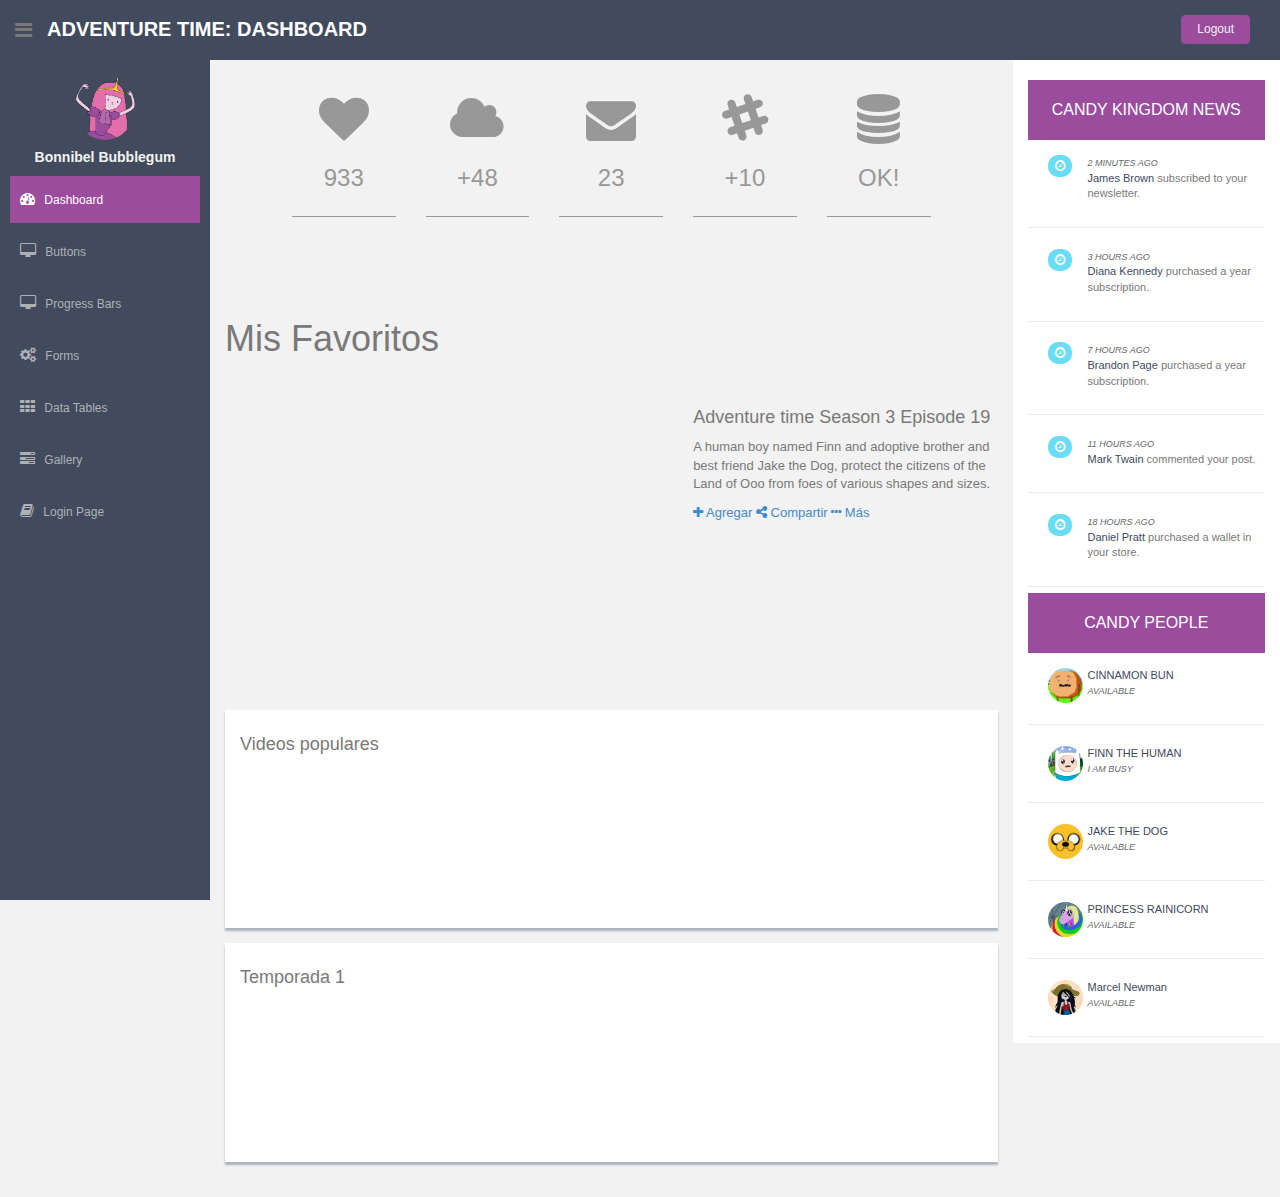
<file: index.html>
<!DOCTYPE html>
<html lang="en">
  <head>
    <meta charset="utf-8">
    <meta name="viewport" content="width=device-width, initial-scale=1.0">
    <meta name="description" content="">
    <meta name="author" content="Dashboard">
    <meta name="keyword" content="Dashboard, Bootstrap, Admin, Template, Theme, Responsive, Fluid, Retina">
    <meta name="viewport" content="width=device-width, initial-scale=1">
    <title>Adventure time: Dashboard</title>
    <link rel="stylesheet" href="css/bootstrap.css">
    <link rel="stylesheet" href="css/font-awesome.css">
    <link rel="stylesheet" href="css/lineicons.css">
    <link rel="stylesheet" href="css/adventure-time-theme.css">
    
   
    <!-- HTML5 shim and Respond.js IE8 support of HTML5 elements and media queries -->
    <!--[if lt IE 9]>
      <script src="https://oss.maxcdn.com/libs/html5shiv/3.7.0/html5shiv.js"></script>
      <script src="https://oss.maxcdn.com/libs/respond.js/1.4.2/respond.min.js"></script>
    <![endif]-->
  </head>

  <body>
    <section id="container" >
      <header class="header black-bg">
        <div class="sidebar-toggle-box">
            <div class="fa fa-bars tooltips" data-placement="right" data-original-title="Toggle Navigation"></div>
        </div>      
        <a href="index.html" class="logo">
          <b class="hidden-xs">ADVENTURE TIME: DASHBOARD</b>
          <b class="visible-xs">ADV.TIME</b>
        </a>
        <div class="top-menu">
          <ul class="nav pull-right top-menu">
            <li><a class="logout" href="login.html">Logout</a></li>
          </ul>
        </div>
      </header>
      <aside>
        <div id="sidebar"  class="nav-collapse ">
          <ul class="sidebar-menu">
            <p class="text-center">
              <a href="profile.html">
                <img src="img/profile_avatar.png" class="img-circle" width="60">
              </a>
            </p>
            <h5 class="text-center">Bonnibel Bubblegum</h5>
            <li class="sub-menu">
              <a class="active" href="dashboard.html">
                <i class="fa fa-dashboard"></i>
                <span>Dashboard</span>
              </a>
            </li>
            <li class="sub-menu">
              <a href="buttons.html" >
                <i class="fa fa-desktop"></i>
                <span>Buttons</span>
              </a>
            </li>
            <li class="sub-menu">
              <a href="progress.html" >
                <i class="fa fa-desktop"></i>
                <span>Progress Bars</span>
              </a>
            </li>            
            <li class="sub-menu">
              <a href="form_component.html" >
                <i class="fa fa-cogs"></i>
                <span>Forms</span>
              </a>
            </li>
            <li class="sub-menu">
              <a href="basic_tables.html" >
                <i class="fa fa-th"></i>
                <span>Data Tables</span>
              </a>
            </li>            
            <li class="sub-menu">
              <a href="gallery.html" >
                <i class="fa fa-tasks"></i>
                <span>Gallery</span>
              </a>
            </li>
            <li class="sub-menu">
              <a href="login.html" >
                <i class="fa fa-book"></i>
                <span>Login Page</span>
              </a>
            </li> 
          </ul>
        </div>
      </aside>
      <!--main content start-->
      <section id="main-content">
        <section class="wrapper site-min-height">
          <div class="row">
            <div class="col-md-9 main-chart pt-25">
              <div class="row">
                <div class="col-md-2 col-sm-2 col-md-offset-1 box0">
                  <div class="box1">
                    <span class="fa fa-heart"></span>
                    <h3>933</h3>
                  </div>
                  <p>933 People liked your page the last 24hs. Whoohoo!</p>
                </div>
                <div class="col-md-2 col-sm-2 box0">
                  <div class="box1">
                    <span class="fa fa-cloud"></span>
                    <h3>+48</h3>
                  </div>
                  <p>48 New files were added in your cloud storage.</p>
                </div>
                <div class="col-md-2 col-sm-2 box0">
                  <div class="box1">
                    <span class="fa fa-envelope"></span>
                    <h3>23</h3>
                  </div>
                  <p>You have 23 unread messages in your inbox.</p>
                </div>
                <div class="col-md-2 col-sm-2 box0">
                  <div class="box1">
                    <span class="fa fa-slack"></span>
                    <h3>+10</h3>
                  </div>
                  <p>More than 10 news were added in your reader.</p>
                </div>
                <div class="col-md-2 col-sm-2 box0">
                  <div class="box1">
                    <span class="fa fa-database"></span>
                    <h3>OK!</h3>
                  </div>
                  <p>Your server is working perfectly. Relax & enjoy.</p>
                </div>
              </div><!-- /row mt -->  
              <div class="page-header">
                <h1>Mis Favoritos</h1>
              </div>
              <div class="main-video row">
                <div class="col-lg-7">
                  <div class="video">
                    <iframe width="100%" height="265" src="https://www.youtube.com/embed/1iIzP8Z-tnc" frameborder="0" allowfullscreen></iframe>    
                  </div>
                </div>
                <div class="col-lg-5">
                  <h4>Adventure time Season 3 Episode 19</h4>
                  <p>A human boy named Finn and adoptive brother and best friend Jake the Dog, protect the citizens of the Land of Ooo from foes of various shapes and sizes.</p>
                  <div class="buttons">
                    <a href="#">
                      <i class="fa fa-plus"></i>
                      <span>Agregar</span>
                    </a>
                    <a href="#">
                      <i class="fa fa-share-alt"></i>
                      <span>Compartir</span>
                    </a>
                    <a href="#">
                      <i class="fa fa-ellipsis-h"></i>
                      <span>Más</span>
                    </a>
                  </div>
                </div>
              </div>
              <hr class="divider"></hr>
              <div class="showback">
                <h4>Videos populares</h4>
                <div class="row">
                  <div class="col-md-4">
                    <iframe width="100%" height="143" src="https://www.youtube.com/embed/k6hlTz347gQ" frameborder="0" allowfullscreen></iframe>
                  </div>
                  <div class="col-md-4">
                    <iframe width="100%" height="143" src="https://www.youtube.com/embed/1iIzP8Z-tnc" frameborder="0" allowfullscreen></iframe>
                  </div>
                  <div class="col-md-4">
                    <iframe width="100%" height="143" src="https://www.youtube.com/embed/PfemA8HEY28" frameborder="0" allowfullscreen></iframe>
                  </div>
                </div>                
              </div>
              <div class="showback">
                <h4>Temporada 1</h4>
                <div class="row">
                  <div class="col-md-4">
                    <iframe width="100%" height="143" src="https://www.youtube.com/embed/k6hlTz347gQ" frameborder="0" allowfullscreen></iframe>
                  </div>
                  <div class="col-md-4">
                    <iframe width="100%" height="143" src="https://www.youtube.com/embed/1iIzP8Z-tnc" frameborder="0" allowfullscreen></iframe>
                  </div>
                  <div class="col-md-4">
                    <iframe width="100%" height="143" src="https://www.youtube.com/embed/PfemA8HEY28" frameborder="0" allowfullscreen></iframe>
                  </div>
                </div>              
              </div>                            
            </div>
            <div class="col-md-3 ds">
              <h3>CANDY KINGDOM NEWS</h3>
              <div class="desc">
                <div class="thumb">
                  <span class="badge bg-theme"><i class="fa fa-clock-o"></i></span>
                </div>
                <div class="details">
                  <p><muted>2 Minutes Ago</muted><br/>
                   <a href="#">James Brown</a> subscribed to your newsletter.<br/>
                 </p>
               </div>
              </div>
              <div class="desc">
                <div class="thumb">
                  <span class="badge bg-theme"><i class="fa fa-clock-o"></i></span>
                </div>
                <div class="details">
                  <p><muted>3 Hours Ago</muted><br/>
                   <a href="#">Diana Kennedy</a> purchased a year subscription.<br/>
                 </p>
              </div>
            </div>
            <div class="desc">
              <div class="thumb">
                <span class="badge bg-theme"><i class="fa fa-clock-o"></i></span>
              </div>
              <div class="details">
                <p><muted>7 Hours Ago</muted><br/>
                 <a href="#">Brandon Page</a> purchased a year subscription.<br/>
               </p>
             </div>
            </div>
             <!-- Fourth Action -->
             <div class="desc">
              <div class="thumb">
                <span class="badge bg-theme"><i class="fa fa-clock-o"></i></span>
              </div>
              <div class="details">
                <p><muted>11 Hours Ago</muted><br/>
                 <a href="#">Mark Twain</a> commented your post.<br/>
               </p>
             </div>
           </div>
           <!-- Fifth Action -->
           <div class="desc">
            <div class="thumb">
              <span class="badge bg-theme"><i class="fa fa-clock-o"></i></span>
            </div>
            <div class="details">
              <p><muted>18 Hours Ago</muted><br/>
               <a href="#">Daniel Pratt</a> purchased a wallet in your store.<br/>
             </p>
           </div>
          </div>
          <h3>CANDY PEOPLE</h3>
          <!-- First Member -->
          <div class="desc">
            <div class="thumb">
              <img class="img-circle" src="img/friends/cinamon-bun.jpg" width="35px" height="35px">
            </div>
            <div class="details">
              <p>
                <a href="#">CINNAMON BUN</a><br/>
                <muted>Available</muted>
              </p>
            </div>
          </div>
          <!-- Second Member -->
          <div class="desc">
            <div class="thumb">
              <img class="img-circle" src="img/friends/finn.jpg" width="35px" height="35px">
            </div>
            <div class="details">
              <p>
                <a href="#">FINN THE HUMAN</a><br/>
                <muted>I am Busy</muted>
              </p>
            </div>
          </div>
          <!-- Third Member -->
          <div class="desc">
            <div class="thumb">
              <img class="img-circle" src="img/friends/jake.jpg" width="35px" height="35px">
            </div>
            <div class="details">
              <p><a href="#">JAKE THE DOG</a><br/>
               <muted>Available</muted>
              </p>
            </div>
           </div>
           <!-- Fourth Member -->
           <div class="desc">
            <div class="thumb">
              <img class="img-circle" src="img/friends/rainicorn.gif" width="35px" height="35px">
            </div>
            <div class="details">
              <p><a href="#">PRINCESS RAINICORN</a><br/>
               <muted>Available</muted>
             </p>
           </div>
          </div>
          <!-- Fifth Member -->
          <div class="desc">
            <div class="thumb">
              <img class="img-circle" src="img/friends/marceline.jpg" width="35px" height="35px">
            </div>
            <div class="details">
              <p>
                <a href="#">Marcel Newman</a><br/>
                <muted>Available</muted>
              </p>
            </div>
          </div>
        </section>
      </section>
    </section>
    <!-- js placed at the end of the document so the pages load faster -->
    <script src="js/jquery.js"></script>
    <script src="js/bootstrap.min.js"></script>
    <script src="js/common-scripts.js"></script>
  </body>
</html>
</file>
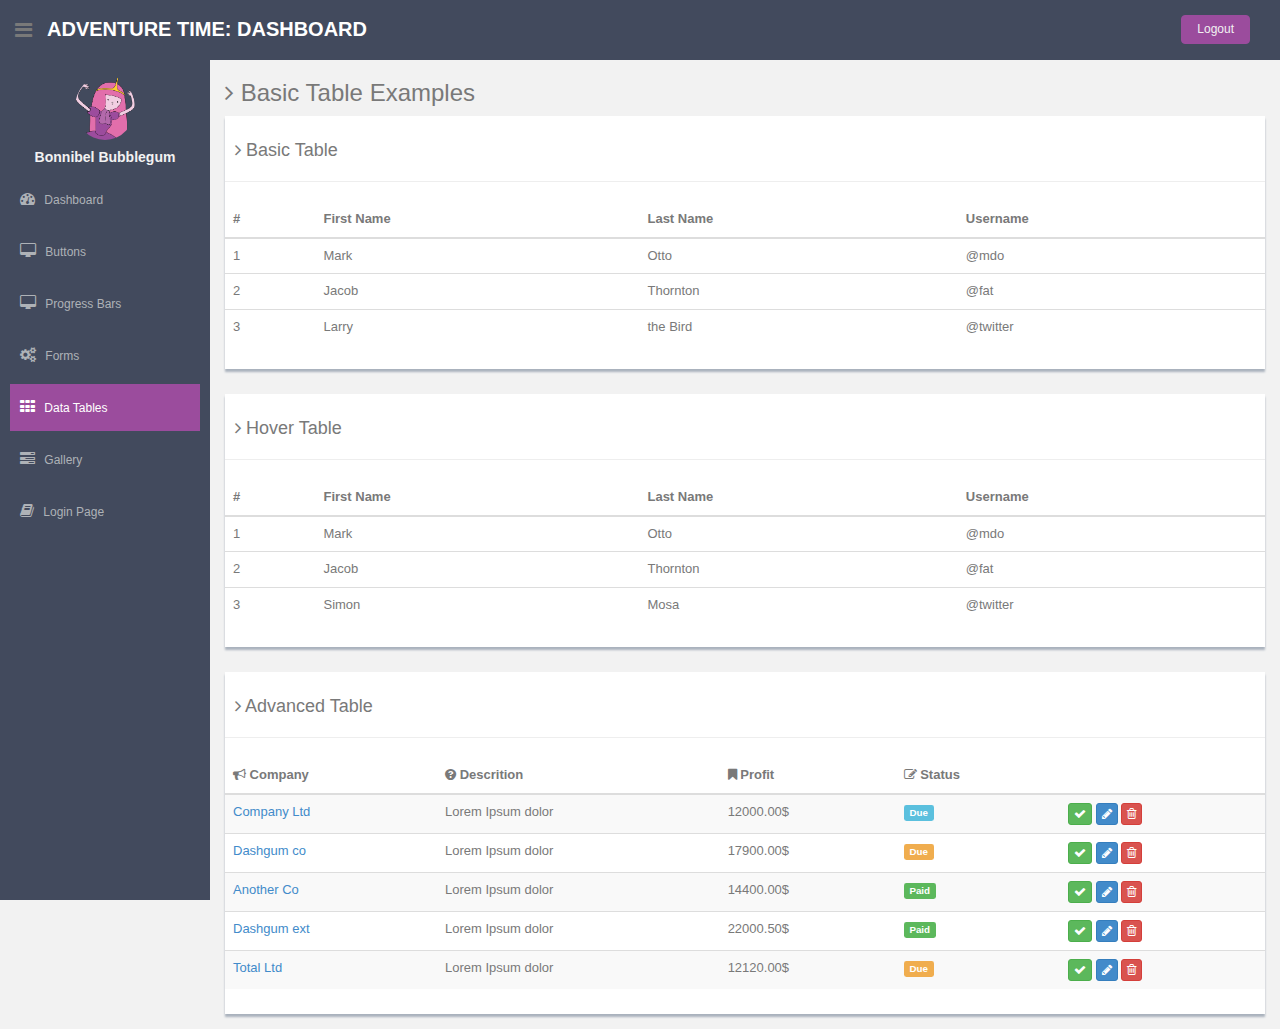
<file: basic_tables.html>
<!DOCTYPE html>
<html lang="en">
  <head>
    <meta charset="utf-8">
    <meta name="viewport" content="width=device-width, initial-scale=1.0">
    <meta name="description" content="">
    <meta name="author" content="Dashboard">
    <meta name="keyword" content="Dashboard, Bootstrap, Admin, Template, Theme, Responsive, Fluid, Retina">
    <meta name="viewport" content="width=device-width, initial-scale=1">
    <title>Adventure time: Dashboard</title>
    <link rel="stylesheet" href="css/bootstrap.css">
    <link rel="stylesheet" href="css/font-awesome.css">
    <link rel="stylesheet" href="css/lineicons.css">
    <link rel="stylesheet" href="css/adventure-time-theme.css">
   
    <!-- HTML5 shim and Respond.js IE8 support of HTML5 elements and media queries -->
    <!--[if lt IE 9]>
      <script src="https://oss.maxcdn.com/libs/html5shiv/3.7.0/html5shiv.js"></script>
      <script src="https://oss.maxcdn.com/libs/respond.js/1.4.2/respond.min.js"></script>
    <![endif]-->
  </head>

  <body>

  <section id="container" >
      <header class="header black-bg">
        <div class="sidebar-toggle-box">
            <div class="fa fa-bars tooltips" data-placement="right" data-original-title="Toggle Navigation"></div>
        </div>       
        <a href="index.html" class="logo">
          <b class="hidden-xs">ADVENTURE TIME: DASHBOARD</b>
          <b class="visible-xs">ADV.TIME</b>
        </a>
        <div class="top-menu">
          <ul class="nav pull-right top-menu">
            <li><a class="logout" href="login.html">Logout</a></li>
          </ul>
        </div>
      </header>
      <aside>
        <div id="sidebar"  class="nav-collapse ">
          <ul class="sidebar-menu">
            <p class="text-center">
              <a href="profile.html">
                <img src="img/profile_avatar.png" class="img-circle" width="60">
              </a>
            </p>
            <h5 class="text-center">Bonnibel Bubblegum</h5>
            <li class="sub-menu">
              <a href="dashboard.html">
                <i class="fa fa-dashboard"></i>
                <span>Dashboard</span>
              </a>
            </li>
            <li class="sub-menu">
              <a href="buttons.html" >
                <i class="fa fa-desktop"></i>
                <span>Buttons</span>
              </a>
            </li>
            <li class="sub-menu">
              <a href="progress.html" >
                <i class="fa fa-desktop"></i>
                <span>Progress Bars</span>
              </a>
            </li>            
            <li class="sub-menu">
              <a href="form_component.html" >
                <i class="fa fa-cogs"></i>
                <span>Forms</span>
              </a>
            </li>
            <li class="sub-menu">
              <a class="active" href="basic_tables.html" >
                <i class="fa fa-th"></i>
                <span>Data Tables</span>
              </a>
            </li>            
            <li class="sub-menu">
              <a href="gallery.html" >
                <i class="fa fa-tasks"></i>
                <span>Gallery</span>
              </a>
            </li>
            <li class="sub-menu">
              <a href="login.html" >
                <i class="fa fa-book"></i>
                <span>Login Page</span>
              </a>
            </li>            
          </ul>
        </div>
      </aside> 
      <!--main content start-->
      <section id="main-content">
        <section class="wrapper">
          <h3><i class="fa fa-angle-right"></i> Basic Table Examples</h3>
          <div class="row">
            
            <div class="col-md-12">
              <div class="content-panel">
                <h4><i class="fa fa-angle-right"></i> Basic Table</h4>
                <hr>
                <table class="table">
                  <thead>
                    <tr>
                      <th>#</th>
                      <th>First Name</th>
                      <th>Last Name</th>
                      <th>Username</th>
                    </tr>
                  </thead>
                  
                  <tbody>
                    <tr>
                      <td>1</td>
                      <td>Mark</td>
                      <td>Otto</td>
                      <td>@mdo</td>
                    </tr>
                    <tr>
                      <td>2</td>
                      <td>Jacob</td>
                      <td>Thornton</td>
                      <td>@fat</td>
                    </tr>
                    <tr>
                      <td>3</td>
                      <td>Larry</td>
                      <td>the Bird</td>
                      <td>@twitter</td>
                    </tr>
                  </tbody>
                </table>
              </div><!--/content-panel -->
            </div><!-- /col-md-12 -->
            
            <div class="col-md-12 mt">
              <div class="content-panel">
                <table class="table table-hover">
                  <h4><i class="fa fa-angle-right"></i> Hover Table</h4>
                  <hr>
                  <thead>
                    <tr>
                      <th>#</th>
                      <th>First Name</th>
                      <th>Last Name</th>
                      <th>Username</th>
                    </tr>
                  </thead>
                  <tbody>
                    <tr>
                      <td>1</td>
                      <td>Mark</td>
                      <td>Otto</td>
                      <td>@mdo</td>
                    </tr>
                    <tr>
                      <td>2</td>
                      <td>Jacob</td>
                      <td>Thornton</td>
                      <td>@fat</td>
                    </tr>
                    <tr>
                      <td>3</td>
                      <td>Simon</td>
                      <td>Mosa</td>
                      <td>@twitter</td>
                    </tr>
                  </tbody>
                </table>
              </div><!--/content-panel -->
            </div><!-- /col-md-12 -->
          </div><!-- row -->

          <div class="row mt">
            <div class="col-md-12">
              <div class="content-panel">
                <table class="table table-striped table-advance table-hover">
                  <h4><i class="fa fa-angle-right"></i> Advanced Table</h4>
                  <hr>
                  <thead>
                    <tr>
                      <th><i class="fa fa-bullhorn"></i> Company</th>
                      <th class="hidden-phone"><i class="fa fa-question-circle"></i> Descrition</th>
                      <th><i class="fa fa-bookmark"></i> Profit</th>
                      <th><i class=" fa fa-edit"></i> Status</th>
                      <th></th>
                    </tr>
                  </thead>
                  <tbody>
                    <tr>
                      <td><a href="basic_table.html#">Company Ltd</a></td>
                      <td class="hidden-phone">Lorem Ipsum dolor</td>
                      <td>12000.00$ </td>
                      <td><span class="label label-info label-mini">Due</span></td>
                      <td>
                        <button class="btn btn-success btn-xs"><i class="fa fa-check"></i></button>
                        <button class="btn btn-primary btn-xs"><i class="fa fa-pencil"></i></button>
                        <button class="btn btn-danger btn-xs"><i class="fa fa-trash-o "></i></button>
                      </td>
                    </tr>
                    <tr>
                      <td>
                        <a href="basic_table.html#">
                          Dashgum co
                        </a>
                      </td>
                      <td class="hidden-phone">Lorem Ipsum dolor</td>
                      <td>17900.00$ </td>
                      <td><span class="label label-warning label-mini">Due</span></td>
                      <td>
                        <button class="btn btn-success btn-xs"><i class="fa fa-check"></i></button>
                        <button class="btn btn-primary btn-xs"><i class="fa fa-pencil"></i></button>
                        <button class="btn btn-danger btn-xs"><i class="fa fa-trash-o "></i></button>
                      </td>
                    </tr>
                    <tr>
                      <td>
                        <a href="basic_table.html#">
                          Another Co
                        </a>
                      </td>
                      <td class="hidden-phone">Lorem Ipsum dolor</td>
                      <td>14400.00$ </td>
                      <td><span class="label label-success label-mini">Paid</span></td>
                      <td>
                        <button class="btn btn-success btn-xs"><i class="fa fa-check"></i></button>
                        <button class="btn btn-primary btn-xs"><i class="fa fa-pencil"></i></button>
                        <button class="btn btn-danger btn-xs"><i class="fa fa-trash-o "></i></button>
                      </td>
                    </tr>
                    <tr>
                      <td>
                        <a href="basic_table.html#">
                          Dashgum ext
                        </a>
                      </td>
                      <td class="hidden-phone">Lorem Ipsum dolor</td>
                      <td>22000.50$ </td>
                      <td><span class="label label-success label-mini">Paid</span></td>
                      <td>
                        <button class="btn btn-success btn-xs"><i class="fa fa-check"></i></button>
                        <button class="btn btn-primary btn-xs"><i class="fa fa-pencil"></i></button>
                        <button class="btn btn-danger btn-xs"><i class="fa fa-trash-o "></i></button>
                      </td>
                    </tr>
                    <tr>
                      <td><a href="basic_table.html#">Total Ltd</a></td>
                      <td class="hidden-phone">Lorem Ipsum dolor</td>
                      <td>12120.00$ </td>
                      <td><span class="label label-warning label-mini">Due</span></td>
                      <td>
                        <button class="btn btn-success btn-xs"><i class="fa fa-check"></i></button>
                        <button class="btn btn-primary btn-xs"><i class="fa fa-pencil"></i></button>
                        <button class="btn btn-danger btn-xs"><i class="fa fa-trash-o "></i></button>
                      </td>
                    </tr>
                  </tbody>
                </table>
              </div><!-- /content-panel -->
            </div><!-- /col-md-12 -->
          </div><!-- /row -->

        </section><!--/wrapper -->
      </section><!-- /MAIN CONTENT -->
  </section>

    <!-- js placed at the end of the document so the pages load faster -->
    <script src="js/jquery.js"></script>
    <script src="js/bootstrap.min.js"></script>
    <script src="js/common-scripts.js"></script>
  </body>
</html>
</file>
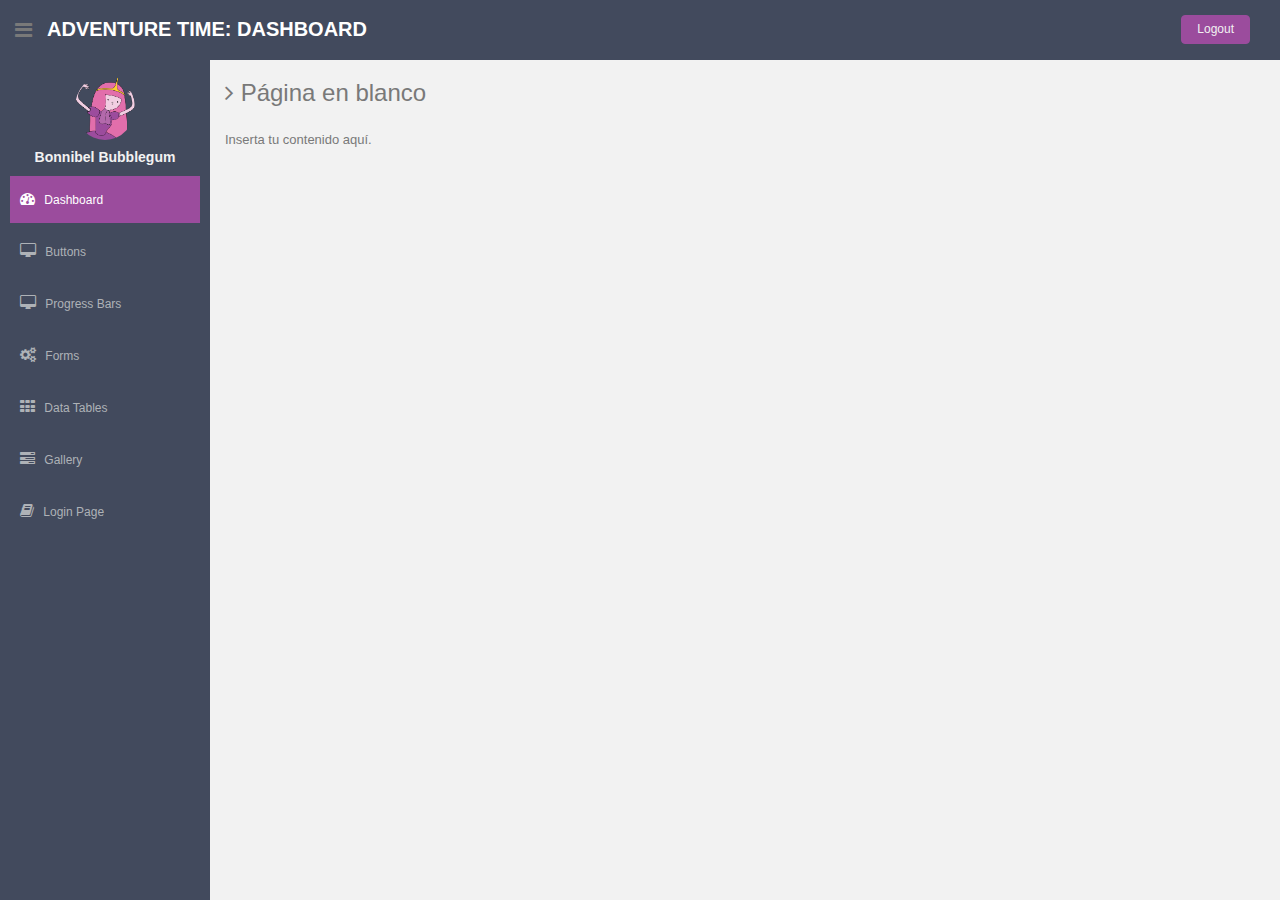
<file: blank.html>
<!DOCTYPE html>
<html lang="en">
  <head>
    <meta charset="utf-8">
    <meta name="viewport" content="width=device-width, initial-scale=1.0">
    <meta name="description" content="">
    <meta name="author" content="Dashboard">
    <meta name="keyword" content="Dashboard, Bootstrap, Admin, Template, Theme, Responsive, Fluid, Retina">
    <meta name="viewport" content="width=device-width, initial-scale=1">
    <title>Adventure time: Dashboard</title>
    <link rel="stylesheet" href="css/bootstrap.css">
    <link rel="stylesheet" href="css/font-awesome.css">
    <link rel="stylesheet" href="css/lineicons.css">
    <link rel="stylesheet" href="css/adventure-time-theme.css">
    
    <!-- HTML5 shim and Respond.js IE8 support of HTML5 elements and media queries -->
    <!--[if lt IE 9]>
      <script src="https://oss.maxcdn.com/libs/html5shiv/3.7.0/html5shiv.js"></script>
      <script src="https://oss.maxcdn.com/libs/respond.js/1.4.2/respond.min.js"></script>
    <![endif]-->
  </head>

  <body>

  <section id="container" >
    <header class="header black-bg">
        <div class="sidebar-toggle-box">
          <div class="fa fa-bars tooltips" data-placement="right" data-original-title="Toggle Navigation"></div>
        </div>       
        <a href="dashboard.html" class="logo">
          <b class="hidden-xs">ADVENTURE TIME: DASHBOARD</b>
          <b class="visible-xs">ADV.TIME</b>
        </a>
        <div class="top-menu">
          <ul class="nav pull-right top-menu">
            <li><a class="logout" href="login.html">Logout</a></li>
          </ul>
        </div>
    </header>
      
    <aside>
      <div id="sidebar"  class="nav-collapse ">
        
        <!--<div class="sidebar-menu">
          <p class="text-center">
            <a href="profile.html">
              <img src="img/profile_avatar.png" class="img-circle" width="60">
            </a>
          </p>

          <h5 class="text-center">Bonnibel Bubblegum</h5>

          <ul class="sidebar-menu">
            <li class="sub-menu">
            <a class="active" href="dashboard.html">
                <i class="fa fa-dashboard"></i>
                <span>Dashboard</span>
            </a>
            </li>
            
            <li class="sub-menu">
            <a href="buttons.html" >
                <i class="fa fa-desktop"></i>
                <span>Buttons</span>
            </a>
            </li>
            
            <li class="sub-menu">
            <a href="progress.html" >
                <i class="fa fa-desktop"></i>
                <span>Progress Bars</span>
            </a>
            </li>            
            
            <li class="sub-menu">
            <a href="form_component.html" >
                <i class="fa fa-cogs"></i>
                <span>Forms</span>
            </a>
            </li>
            
            <li class="sub-menu">
            <a href="basic_tables.html" >
                <i class="fa fa-th"></i>
                <span>Data Tables</span>
            </a>
            </li>            
            
            <li class="sub-menu">
              <a href="gallery.html" >
                <i class="fa fa-tasks"></i>
                <span>Gallery</span>
              </a>
            </li>
            
            <li class="sub-menu">
              <a href="login.html" >
                <i class="fa fa-book"></i>
                <span>Login Page</span>
              </a>
            </li>            
          </ul>
        </div>-->

        
          
        <ul class="sidebar-menu">

          <p class="text-center">
            <a href="profile.html">
              <img src="img/profile_avatar.png" class="img-circle" width="60">
            </a>
          </p>

          <h5 class="text-center">Bonnibel Bubblegum</h5>

          <li class="sub-menu">
              <a class="active" href="index.html">
                <i class="fa fa-dashboard"></i>
                <span>Dashboard</span>
              </a>
          </li>
            
          <li class="sub-menu">
              <a href="buttons.html" >
                <i class="fa fa-desktop"></i>
                <span>Buttons</span>
              </a>
          </li>
            
          <li class="sub-menu">
              <a href="progress.html" >
                <i class="fa fa-desktop"></i>
                <span>Progress Bars</span>
              </a>
          </li>            
            
          <li class="sub-menu">
              <a href="form_component.html" >
                <i class="fa fa-cogs"></i>
                <span>Forms</span>
              </a>
          </li>
            
          <li class="sub-menu">
              <a href="basic_tables.html" >
                <i class="fa fa-th"></i>
                <span>Data Tables</span>
              </a>
          </li>            
            
          <li class="sub-menu">
              <a href="gallery.html" >
                <i class="fa fa-tasks"></i>
                <span>Gallery</span>
              </a>
          </li>
            
          <li class="sub-menu">
              <a href="login.html" >
                <i class="fa fa-book"></i>
                <span>Login Page</span>
              </a>
          </li>            
        </ul>
        
      </div>
    </aside>
      <!--main content start-->
      <section id="main-content">
        <section class="wrapper site-min-height">
          <h3><i class="fa fa-angle-right"></i> Página en blanco</h3>
          <div class="row mt">
            <div class="col-lg-12">
            <p>Inserta tu contenido aquí.</p>
            </div>
          </div>
        </section>
      </section>
  </section>

    <!-- js placed at the end of the document so the pages load faster -->
    <script src="js/jquery.js"></script>
    <script src="js/bootstrap.min.js"></script>
    <script src="js/common-scripts.js"></script>
  </body>
</html>
</file>
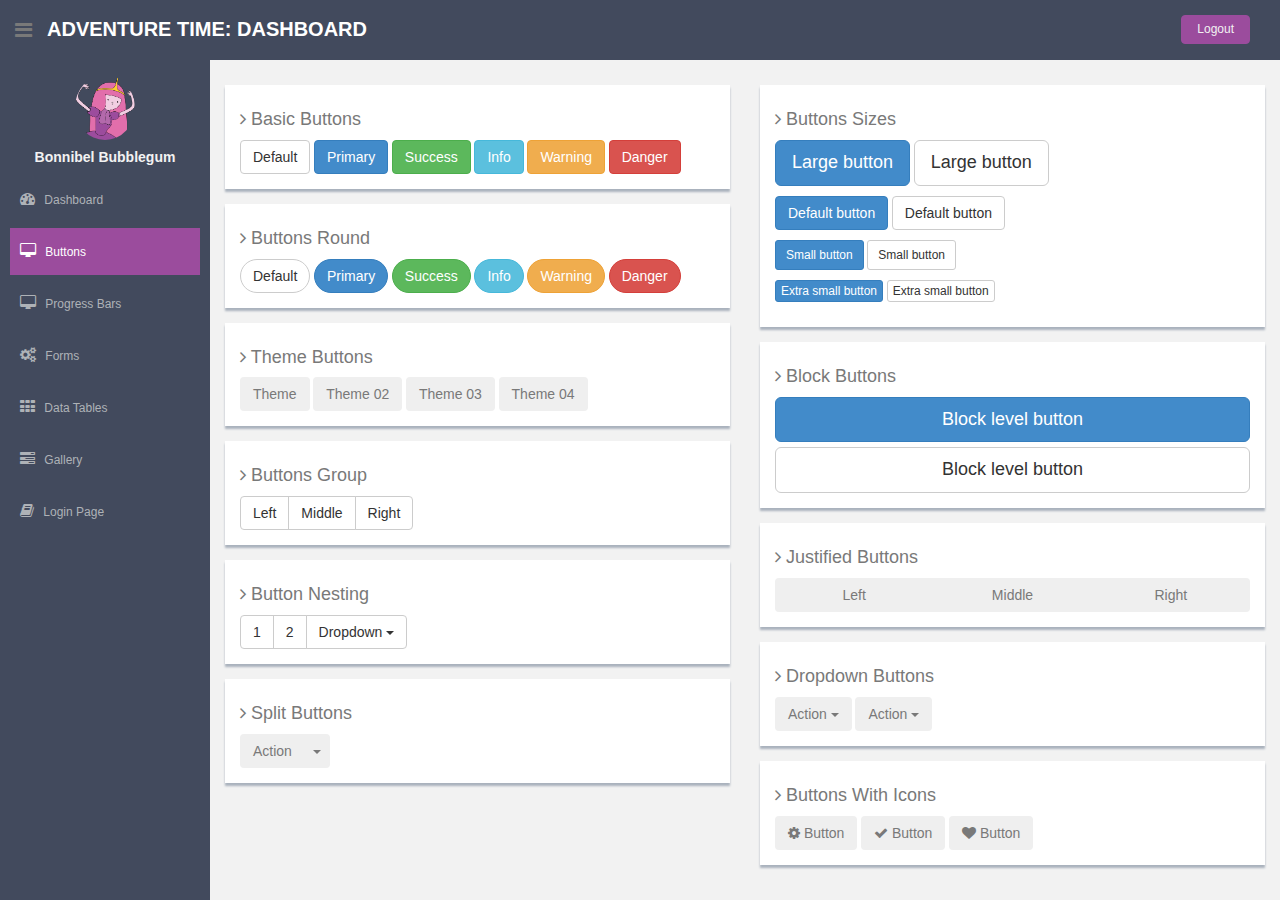
<file: buttons.html>
<!DOCTYPE html>
<html lang="en">
  <head>
    <meta charset="utf-8">
    <meta name="viewport" content="width=device-width, initial-scale=1.0">
    <meta name="description" content="">
    <meta name="author" content="Dashboard">
    <meta name="keyword" content="Dashboard, Bootstrap, Admin, Template, Theme, Responsive, Fluid, Retina">
    <meta name="viewport" content="width=device-width, initial-scale=1">
    <title>Adventure time: Dashboard</title>
    <link rel="stylesheet" href="css/bootstrap.css">
    <link rel="stylesheet" href="css/font-awesome.css">
    <link rel="stylesheet" href="css/lineicons.css">
    <link rel="stylesheet" href="css/adventure-time-theme.css">
   

    <!-- HTML5 shim and Respond.js IE8 support of HTML5 elements and media queries -->
    <!--[if lt IE 9]>
      <script src="https://oss.maxcdn.com/libs/html5shiv/3.7.0/html5shiv.js"></script>
      <script src="https://oss.maxcdn.com/libs/respond.js/1.4.2/respond.min.js"></script>
    <![endif]-->
  </head>

  <body>

  <section id="container" >
      <header class="header black-bg">
        <div class="sidebar-toggle-box">
            <div class="fa fa-bars tooltips" data-placement="right" data-original-title="Toggle Navigation"></div>
        </div>       
        <a href="dashboard.html" class="logo">
          <b class="hidden-xs">ADVENTURE TIME: DASHBOARD</b>
          <b class="visible-xs">ADV.TIME</b>
        </a>
        <div class="top-menu">
          <ul class="nav pull-right top-menu">
            <li><a class="logout" href="login.html">Logout</a></li>
          </ul>
        </div>
      </header>
      <aside>
        <div id="sidebar"  class="nav-collapse ">
          <ul class="sidebar-menu">
            <p class="text-center">
              <a href="profile.html">
                <img src="img/profile_avatar.png" class="img-circle" width="60">
              </a>
            </p>
            <h5 class="text-center">Bonnibel Bubblegum</h5>
            <li class="sub-menu">
              <a href="index.html">
                <i class="fa fa-dashboard"></i>
                <span>Dashboard</span>
              </a>
            </li>
            <li class="sub-menu">
              <a class="active" href="buttons.html" >
                <i class="fa fa-desktop"></i>
                <span>Buttons</span>
              </a>
            </li>
            <li class="sub-menu">
              <a href="progress.html" >
                <i class="fa fa-desktop"></i>
                <span>Progress Bars</span>
              </a>
            </li>            
            <li class="sub-menu">
              <a href="form_component.html" >
                <i class="fa fa-cogs"></i>
                <span>Forms</span>
              </a>
            </li>
            <li class="sub-menu">
              <a href="basic_tables.html" >
                <i class="fa fa-th"></i>
                <span>Data Tables</span>
              </a>
            </li>            
            <li class="sub-menu">
              <a href="gallery.html" >
                <i class="fa fa-tasks"></i>
                <span>Gallery</span>
              </a>
            </li>
            <li class="sub-menu">
              <a href="login.html" >
                <i class="fa fa-book"></i>
                <span>Login Page</span>
              </a>
            </li> 
          </ul>
        </div>
      </aside>
      <!--main content start-->
      <section id="main-content">
          <section class="wrapper">
          <div class="row mt">
            <div class="col-lg-6 col-md-6 col-sm-12">
              <!-- BASIC BUTTONS -->
              <div class="showback">
                <h4><i class="fa fa-angle-right"></i> Basic Buttons</h4>
            <button type="button" class="btn btn-default">Default</button>
            <button type="button" class="btn btn-primary">Primary</button>
            <button type="button" class="btn btn-success">Success</button>
            <button type="button" class="btn btn-info">Info</button>
            <button type="button" class="btn btn-warning">Warning</button>
            <button type="button" class="btn btn-danger">Danger</button>
              </div><!-- /showback -->
              
              <!-- BUTTONS ROUND -->
              <div class="showback">
                <h4><i class="fa fa-angle-right"></i> Buttons Round</h4>
            <button type="button" class="btn btn-round btn-default">Default</button>
            <button type="button" class="btn btn-round btn-primary">Primary</button>
            <button type="button" class="btn btn-round btn-success">Success</button>
            <button type="button" class="btn btn-round btn-info">Info</button>
            <button type="button" class="btn btn-round btn-warning">Warning</button>
            <button type="button" class="btn btn-round btn-danger">Danger</button>
              </div><!-- /showback -->
              
              <!-- THEME BUTTONS -->
              <div class="showback">
                <h4><i class="fa fa-angle-right"></i> Theme Buttons</h4>
            <!-- Standard button -->
            <button type="button" class="btn btn-theme">Theme</button>
            <button type="button" class="btn btn-theme02">Theme 02</button>
            <button type="button" class="btn btn-theme03">Theme 03</button>
            <button type="button" class="btn btn-theme04">Theme 04</button>
              </div><!-- /showback -->
              
              <!-- BUTTONS GROUP -->
              <div class="showback">
                <h4><i class="fa fa-angle-right"></i> Buttons Group</h4>
            <div class="btn-group">
              <button type="button" class="btn btn-default">Left</button>
              <button type="button" class="btn btn-default">Middle</button>
              <button type="button" class="btn btn-default">Right</button>
            </div>              
              </div><!-- /showback -->
              
              <!-- BUTTONS NESTING -->
              <div class="showback">
                <h4><i class="fa fa-angle-right"></i> Button Nesting</h4>
            <div class="btn-group">
              <button type="button" class="btn btn-default">1</button>
              <button type="button" class="btn btn-default">2</button>
            
              <div class="btn-group">
                <button type="button" class="btn btn-default dropdown-toggle" data-toggle="dropdown">
                  Dropdown
                  <span class="caret"></span>
                </button>
                <ul class="dropdown-menu">
                  <li><a href="#">Dropdown link</a></li>
                  <li><a href="#">Dropdown link</a></li>
                </ul>
              </div>
            </div>                
              </div><!-- /showback -->
              
              <!-- SPLIT BUTTONS -->
              <div class="showback">
                <h4><i class="fa fa-angle-right"></i> Split Buttons</h4>
            <!-- Split button -->
            <div class="btn-group">
              <button type="button" class="btn btn-theme03">Action</button>
              <button type="button" class="btn btn-theme03 dropdown-toggle" data-toggle="dropdown">
                <span class="caret"></span>
                <span class="sr-only">Toggle Dropdown</span>
              </button>
              <ul class="dropdown-menu" role="menu">
                <li><a href="#">Action</a></li>
                <li><a href="#">Another action</a></li>
                <li><a href="#">Something else here</a></li>
                <li class="divider"></li>
                <li><a href="#">Separated link</a></li>
              </ul>
            </div>              
              
              </div><!-- /showback -->
              
            </div><!--/col-lg-6 -->
            
            
            <div class="col-lg-6 col-md-6 col-sm-12">
              <!-- BUTTONS SIZES -->
              <div class="showback">
                <h4><i class="fa fa-angle-right"></i> Buttons Sizes</h4>
            <p>
              <button type="button" class="btn btn-primary btn-lg">Large button</button>
              <button type="button" class="btn btn-default btn-lg">Large button</button>
            </p>
            <p>
              <button type="button" class="btn btn-primary">Default button</button>
              <button type="button" class="btn btn-default">Default button</button>
            </p>
            <p>
              <button type="button" class="btn btn-primary btn-sm">Small button</button>
              <button type="button" class="btn btn-default btn-sm">Small button</button>
            </p>
            <p>
              <button type="button" class="btn btn-primary btn-xs">Extra small button</button>
              <button type="button" class="btn btn-default btn-xs">Extra small button</button>
            </p>                
              </div><!-- /showback -->
              
              <!-- BUTTON BLOCK -->
              <div class="showback">
                <h4><i class="fa fa-angle-right"></i> Block Buttons</h4>
            <button type="button" class="btn btn-primary btn-lg btn-block">Block level button</button>
            <button type="button" class="btn btn-default btn-lg btn-block">Block level button</button>
              </div><!--/showback -->
              
              <!-- JUSTIFIED BUTTONS -->
              <div class="showback">
                <h4><i class="fa fa-angle-right"></i> Justified Buttons</h4>
            <div class="btn-group btn-group-justified">
              <div class="btn-group">
                <button type="button" class="btn btn-theme">Left</button>
              </div>
              <div class="btn-group">
                <button type="button" class="btn btn-theme">Middle</button>
              </div>
              <div class="btn-group">
                <button type="button" class="btn btn-theme">Right</button>
              </div>
            </div>              
              </div><!--/showback -->
              
              <!-- DROPDOWN BUTTONS -->
              <div class="showback">
                <h4><i class="fa fa-angle-right"></i> Dropdown Buttons</h4>
                <!-- Single button -->
            <div class="btn-group">
              <button type="button" class="btn btn-theme dropdown-toggle" data-toggle="dropdown">
                Action <span class="caret"></span>
              </button>
              <ul class="dropdown-menu" role="menu">
                <li><a href="#">Action</a></li>
                <li><a href="#">Another action</a></li>
                <li><a href="#">Something else here</a></li>
                <li class="divider"></li>
                <li><a href="#">Separated link</a></li>
              </ul>
            </div>
                <!-- Single button -->
            <div class="btn-group">
              <button type="button" class="btn btn-theme04 dropdown-toggle" data-toggle="dropdown">
                Action <span class="caret"></span>
              </button>
              <ul class="dropdown-menu" role="menu">
                <li><a href="#">Action</a></li>
                <li><a href="#">Another action</a></li>
                <li><a href="#">Something else here</a></li>
                <li class="divider"></li>
                <li><a href="#">Separated link</a></li>
              </ul>
            </div>
              </div><!-- /showback -->
              
              <!-- BUTTONS WITH ICONS -->
              <div class="showback">
                <h4><i class="fa fa-angle-right"></i> Buttons With Icons</h4>
            <button type="button" class="btn btn-theme"><i class="fa fa-cog"></i> Button</button>
            <button type="button" class="btn btn-theme02"><i class="fa fa-check"></i> Button</button>
            <button type="button" class="btn btn-theme04"><i class="fa fa-heart"></i> Button</button>
              </div><!-- /showback -->
            
            </div><!-- /col-lg-6 -->
            
          </div><!--/ row -->
          </section><!--/wrapper -->
      </section>
  </section>

    <!-- js placed at the end of the document so the pages load faster -->
    <script src="js/jquery.js"></script>
    <script src="js/bootstrap.min.js"></script>
    <script src="js/common-scripts.js"></script>
  </body>
</html>
</file>
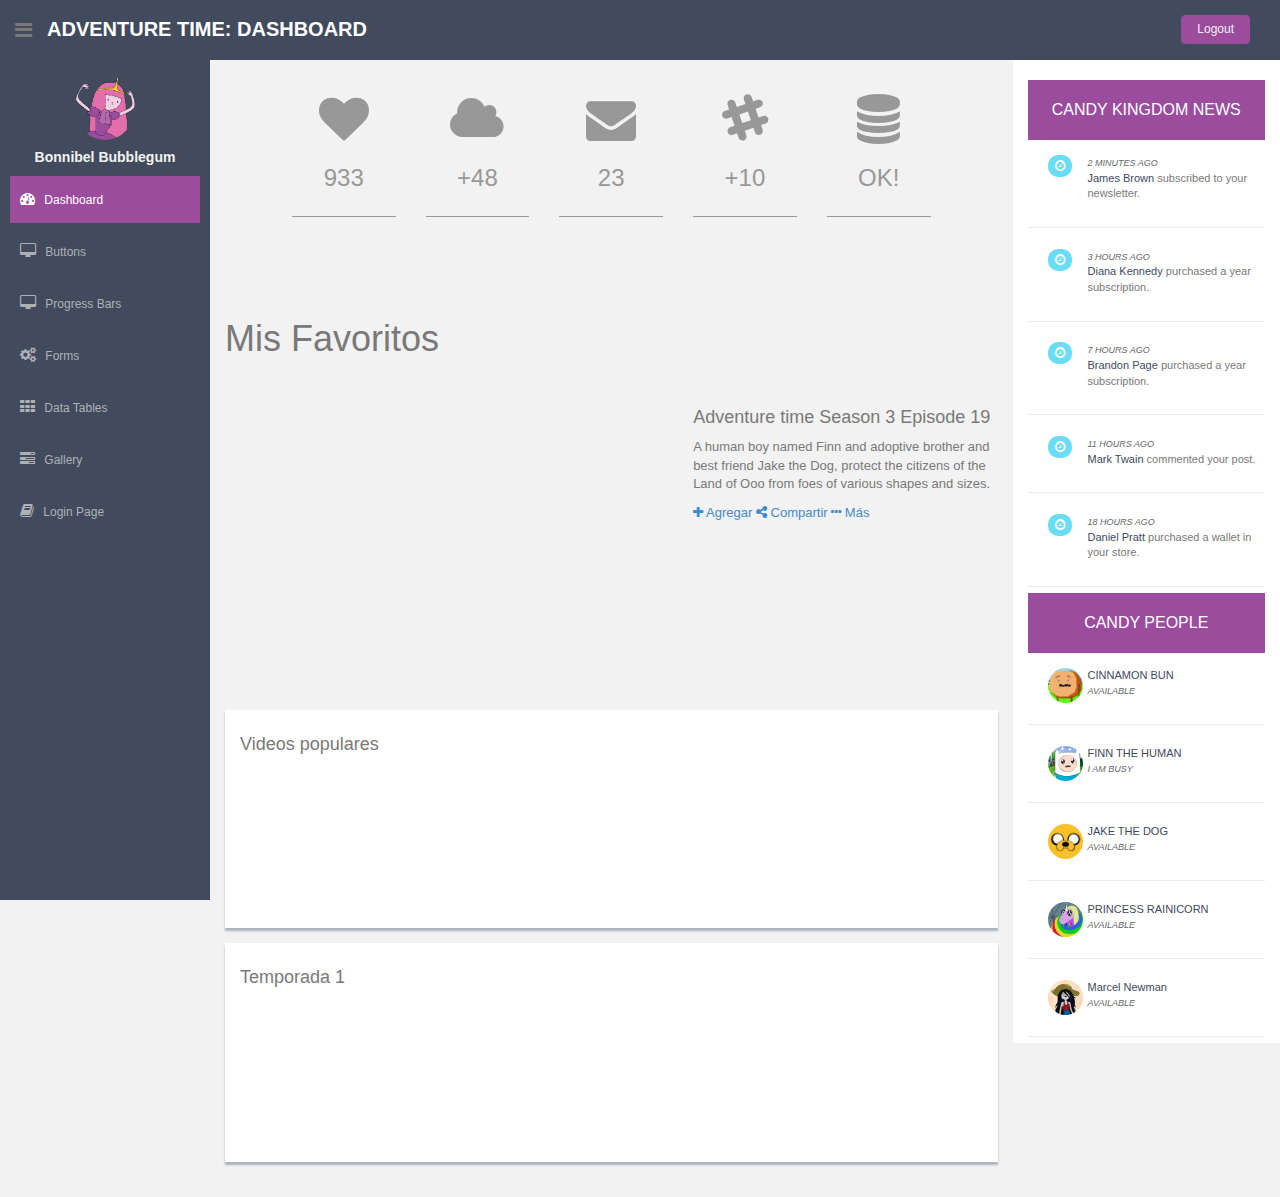
<file: dashboard.html>
<!DOCTYPE html>
<html lang="en">
  <head>
    <meta charset="utf-8">
    <meta name="viewport" content="width=device-width, initial-scale=1.0">
    <meta name="description" content="">
    <meta name="author" content="Dashboard">
    <meta name="keyword" content="Dashboard, Bootstrap, Admin, Template, Theme, Responsive, Fluid, Retina">
    <meta name="viewport" content="width=device-width, initial-scale=1">
    <title>Adventure time: Dashboard</title>
    <link rel="stylesheet" href="css/bootstrap.css">
    <link rel="stylesheet" href="css/font-awesome.css">
    <link rel="stylesheet" href="css/lineicons.css">
    <link rel="stylesheet" href="css/adventure-time-theme.css">
    
   
    <!-- HTML5 shim and Respond.js IE8 support of HTML5 elements and media queries -->
    <!--[if lt IE 9]>
      <script src="https://oss.maxcdn.com/libs/html5shiv/3.7.0/html5shiv.js"></script>
      <script src="https://oss.maxcdn.com/libs/respond.js/1.4.2/respond.min.js"></script>
    <![endif]-->
  </head>

  <body>
    <section id="container" >
      <header class="header black-bg">
        <div class="sidebar-toggle-box">
            <div class="fa fa-bars tooltips" data-placement="right" data-original-title="Toggle Navigation"></div>
        </div>      
        <a href="dashboard.html" class="logo">
          <b class="hidden-xs">ADVENTURE TIME: DASHBOARD</b>
          <b class="visible-xs">ADV.TIME</b>
        </a>
        <div class="top-menu">
          <ul class="nav pull-right top-menu">
            <li><a class="logout" href="login.html">Logout</a></li>
          </ul>
        </div>
      </header>
      <aside>
        <div id="sidebar"  class="nav-collapse ">
          <ul class="sidebar-menu">
            <p class="text-center">
              <a href="profile.html">
                <img src="img/profile_avatar.png" class="img-circle" width="60">
              </a>
            </p>
            <h5 class="text-center">Bonnibel Bubblegum</h5>
            <li class="sub-menu">
              <a class="active" href="dashboard.html">
                <i class="fa fa-dashboard"></i>
                <span>Dashboard</span>
              </a>
            </li>
            <li class="sub-menu">
              <a href="buttons.html" >
                <i class="fa fa-desktop"></i>
                <span>Buttons</span>
              </a>
            </li>
            <li class="sub-menu">
              <a href="progress.html" >
                <i class="fa fa-desktop"></i>
                <span>Progress Bars</span>
              </a>
            </li>            
            <li class="sub-menu">
              <a href="form_component.html" >
                <i class="fa fa-cogs"></i>
                <span>Forms</span>
              </a>
            </li>
            <li class="sub-menu">
              <a href="basic_tables.html" >
                <i class="fa fa-th"></i>
                <span>Data Tables</span>
              </a>
            </li>            
            <li class="sub-menu">
              <a href="gallery.html" >
                <i class="fa fa-tasks"></i>
                <span>Gallery</span>
              </a>
            </li>
            <li class="sub-menu">
              <a href="login.html" >
                <i class="fa fa-book"></i>
                <span>Login Page</span>
              </a>
            </li> 
          </ul>
        </div>
      </aside>
      <!--main content start-->
      <section id="main-content">
        <section class="wrapper site-min-height">
          <div class="row">
            <div class="col-md-9 main-chart pt-25">
              <div class="row">
                <div class="col-md-2 col-sm-2 col-md-offset-1 box0">
                  <div class="box1">
                    <span class="fa fa-heart"></span>
                    <h3>933</h3>
                  </div>
                  <p>933 People liked your page the last 24hs. Whoohoo!</p>
                </div>
                <div class="col-md-2 col-sm-2 box0">
                  <div class="box1">
                    <span class="fa fa-cloud"></span>
                    <h3>+48</h3>
                  </div>
                  <p>48 New files were added in your cloud storage.</p>
                </div>
                <div class="col-md-2 col-sm-2 box0">
                  <div class="box1">
                    <span class="fa fa-envelope"></span>
                    <h3>23</h3>
                  </div>
                  <p>You have 23 unread messages in your inbox.</p>
                </div>
                <div class="col-md-2 col-sm-2 box0">
                  <div class="box1">
                    <span class="fa fa-slack"></span>
                    <h3>+10</h3>
                  </div>
                  <p>More than 10 news were added in your reader.</p>
                </div>
                <div class="col-md-2 col-sm-2 box0">
                  <div class="box1">
                    <span class="fa fa-database"></span>
                    <h3>OK!</h3>
                  </div>
                  <p>Your server is working perfectly. Relax & enjoy.</p>
                </div>
              </div><!-- /row mt -->  
              <div class="page-header">
                <h1>Mis Favoritos</h1>
              </div>
              <div class="main-video row">
                <div class="col-lg-7">
                  <div class="video">
                    <iframe width="100%" height="265" src="https://www.youtube.com/embed/1iIzP8Z-tnc" frameborder="0" allowfullscreen></iframe>    
                  </div>
                </div>
                <div class="col-lg-5">
                  <h4>Adventure time Season 3 Episode 19</h4>
                  <p>A human boy named Finn and adoptive brother and best friend Jake the Dog, protect the citizens of the Land of Ooo from foes of various shapes and sizes.</p>
                  <div class="buttons">
                    <a href="#">
                      <i class="fa fa-plus"></i>
                      <span>Agregar</span>
                    </a>
                    <a href="#">
                      <i class="fa fa-share-alt"></i>
                      <span>Compartir</span>
                    </a>
                    <a href="#">
                      <i class="fa fa-ellipsis-h"></i>
                      <span>Más</span>
                    </a>
                  </div>
                </div>
              </div>
              <hr class="divider"></hr>
              <div class="showback">
                <h4>Videos populares</h4>
                <div class="row">
                  <div class="col-md-4">
                    <iframe width="100%" height="143" src="https://www.youtube.com/embed/k6hlTz347gQ" frameborder="0" allowfullscreen></iframe>
                  </div>
                  <div class="col-md-4">
                    <iframe width="100%" height="143" src="https://www.youtube.com/embed/1iIzP8Z-tnc" frameborder="0" allowfullscreen></iframe>
                  </div>
                  <div class="col-md-4">
                    <iframe width="100%" height="143" src="https://www.youtube.com/embed/PfemA8HEY28" frameborder="0" allowfullscreen></iframe>
                  </div>
                </div>                
              </div>
              <div class="showback">
                <h4>Temporada 1</h4>
                <div class="row">
                  <div class="col-md-4">
                    <iframe width="100%" height="143" src="https://www.youtube.com/embed/k6hlTz347gQ" frameborder="0" allowfullscreen></iframe>
                  </div>
                  <div class="col-md-4">
                    <iframe width="100%" height="143" src="https://www.youtube.com/embed/1iIzP8Z-tnc" frameborder="0" allowfullscreen></iframe>
                  </div>
                  <div class="col-md-4">
                    <iframe width="100%" height="143" src="https://www.youtube.com/embed/PfemA8HEY28" frameborder="0" allowfullscreen></iframe>
                  </div>
                </div>              
              </div>                            
            </div>
            <div class="col-md-3 ds">
              <h3>CANDY KINGDOM NEWS</h3>
              <div class="desc">
                <div class="thumb">
                  <span class="badge bg-theme"><i class="fa fa-clock-o"></i></span>
                </div>
                <div class="details">
                  <p><muted>2 Minutes Ago</muted><br/>
                   <a href="#">James Brown</a> subscribed to your newsletter.<br/>
                 </p>
               </div>
              </div>
              <div class="desc">
                <div class="thumb">
                  <span class="badge bg-theme"><i class="fa fa-clock-o"></i></span>
                </div>
                <div class="details">
                  <p><muted>3 Hours Ago</muted><br/>
                   <a href="#">Diana Kennedy</a> purchased a year subscription.<br/>
                 </p>
              </div>
            </div>
            <div class="desc">
              <div class="thumb">
                <span class="badge bg-theme"><i class="fa fa-clock-o"></i></span>
              </div>
              <div class="details">
                <p><muted>7 Hours Ago</muted><br/>
                 <a href="#">Brandon Page</a> purchased a year subscription.<br/>
               </p>
             </div>
            </div>
             <!-- Fourth Action -->
             <div class="desc">
              <div class="thumb">
                <span class="badge bg-theme"><i class="fa fa-clock-o"></i></span>
              </div>
              <div class="details">
                <p><muted>11 Hours Ago</muted><br/>
                 <a href="#">Mark Twain</a> commented your post.<br/>
               </p>
             </div>
           </div>
           <!-- Fifth Action -->
           <div class="desc">
            <div class="thumb">
              <span class="badge bg-theme"><i class="fa fa-clock-o"></i></span>
            </div>
            <div class="details">
              <p><muted>18 Hours Ago</muted><br/>
               <a href="#">Daniel Pratt</a> purchased a wallet in your store.<br/>
             </p>
           </div>
          </div>
          <h3>CANDY PEOPLE</h3>
          <!-- First Member -->
          <div class="desc">
            <div class="thumb">
              <img class="img-circle" src="img/friends/cinamon-bun.jpg" width="35px" height="35px">
            </div>
            <div class="details">
              <p>
                <a href="#">CINNAMON BUN</a><br/>
                <muted>Available</muted>
              </p>
            </div>
          </div>
          <!-- Second Member -->
          <div class="desc">
            <div class="thumb">
              <img class="img-circle" src="img/friends/finn.jpg" width="35px" height="35px">
            </div>
            <div class="details">
              <p>
                <a href="#">FINN THE HUMAN</a><br/>
                <muted>I am Busy</muted>
              </p>
            </div>
          </div>
          <!-- Third Member -->
          <div class="desc">
            <div class="thumb">
              <img class="img-circle" src="img/friends/jake.jpg" width="35px" height="35px">
            </div>
            <div class="details">
              <p><a href="#">JAKE THE DOG</a><br/>
               <muted>Available</muted>
              </p>
            </div>
           </div>
           <!-- Fourth Member -->
           <div class="desc">
            <div class="thumb">
              <img class="img-circle" src="img/friends/rainicorn.gif" width="35px" height="35px">
            </div>
            <div class="details">
              <p><a href="#">PRINCESS RAINICORN</a><br/>
               <muted>Available</muted>
             </p>
           </div>
          </div>
          <!-- Fifth Member -->
          <div class="desc">
            <div class="thumb">
              <img class="img-circle" src="img/friends/marceline.jpg" width="35px" height="35px">
            </div>
            <div class="details">
              <p>
                <a href="#">Marcel Newman</a><br/>
                <muted>Available</muted>
              </p>
            </div>
          </div>
        </section>
      </section>
    </section>
    <!-- js placed at the end of the document so the pages load faster -->
    <script src="js/jquery.js"></script>
    <script src="js/bootstrap.min.js"></script>
    <script src="js/common-scripts.js"></script>
  </body>
</html>
</file>
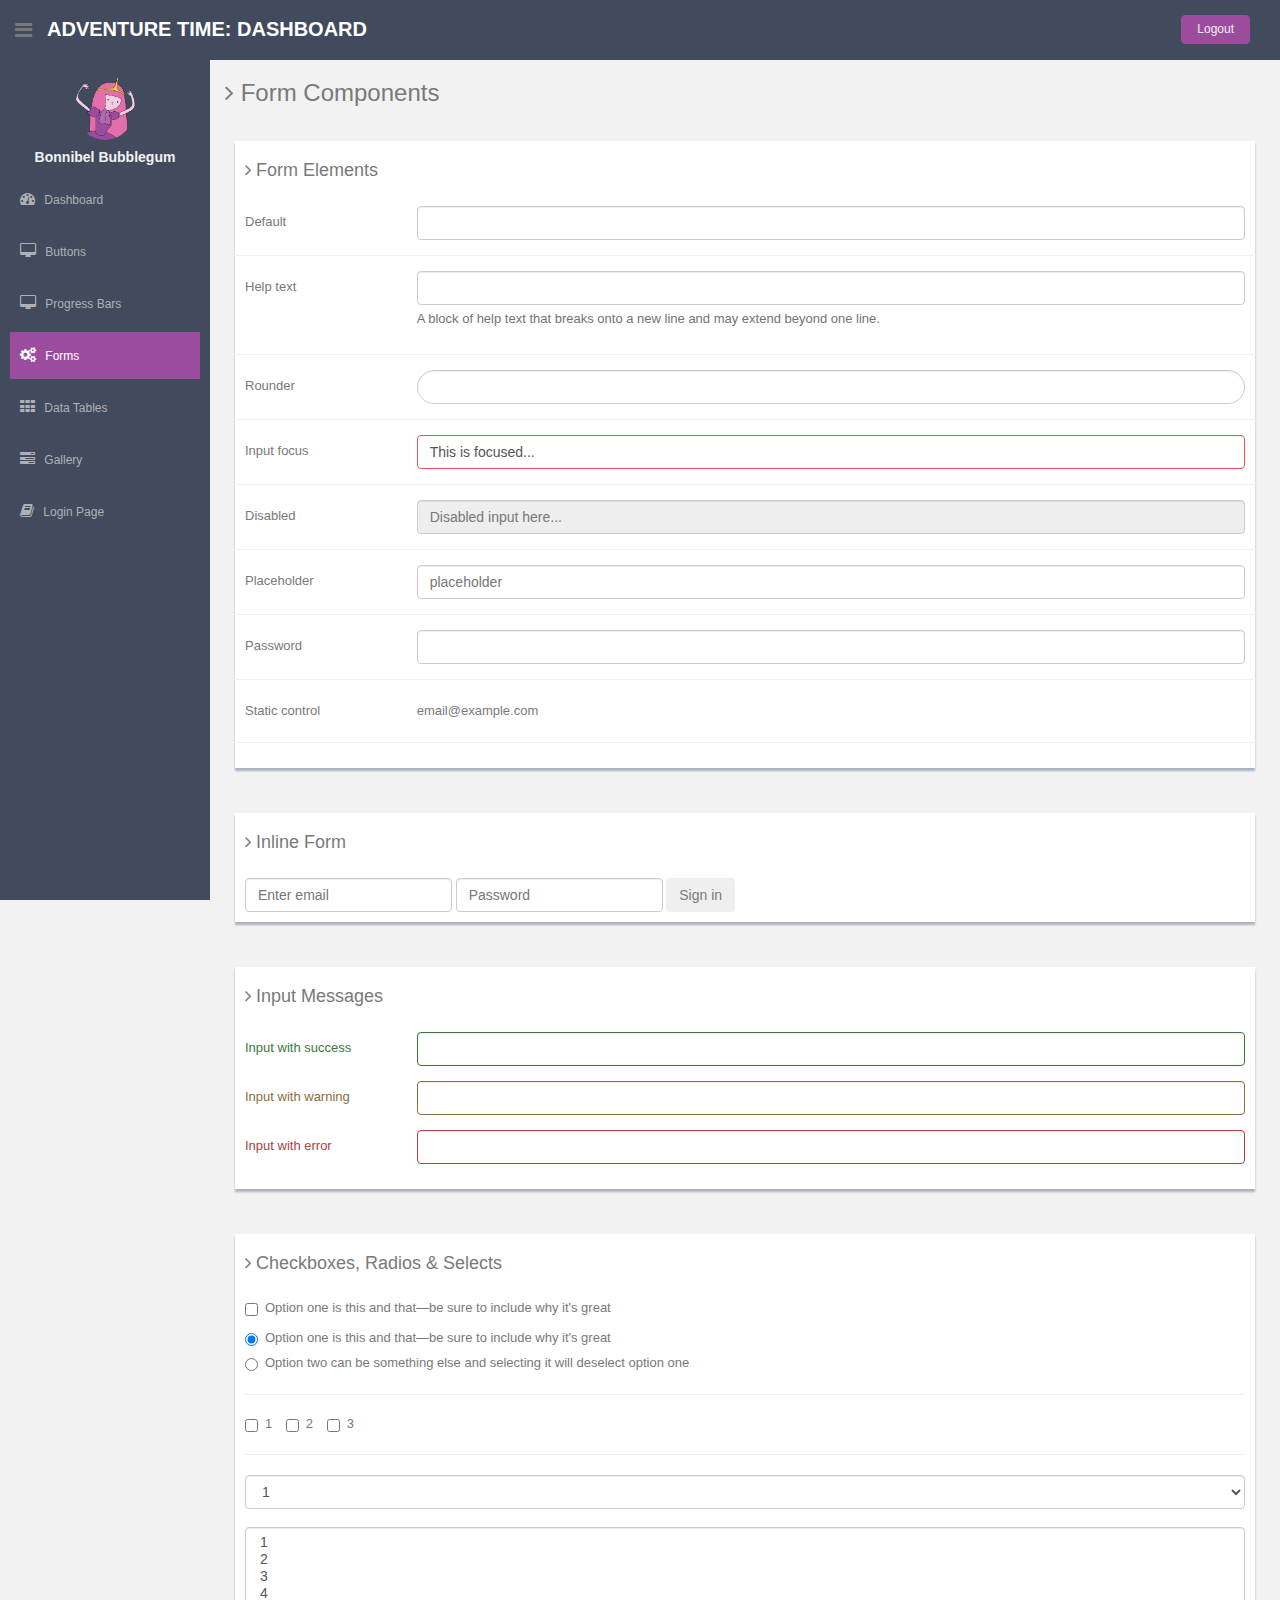
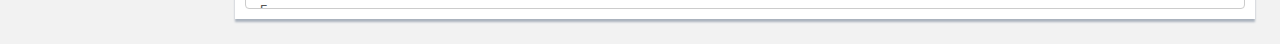
<file: form_component.html>
<!DOCTYPE html>
<html lang="en">
  <head>
    <meta charset="utf-8">
    <meta name="viewport" content="width=device-width, initial-scale=1.0">
    <meta name="description" content="">
    <meta name="author" content="Dashboard">
    <meta name="keyword" content="Dashboard, Bootstrap, Admin, Template, Theme, Responsive, Fluid, Retina">
    <meta name="viewport" content="width=device-width, initial-scale=1">
    <title>Adventure time: Dashboard</title>
    <link rel="stylesheet" href="css/bootstrap.css">
    <link rel="stylesheet" href="css/font-awesome.css">
    <link rel="stylesheet" href="css/lineicons.css">
    <link rel="stylesheet" href="css/adventure-time-theme.css">
    
    <!-- HTML5 shim and Respond.js IE8 support of HTML5 elements and media queries -->
    <!--[if lt IE 9]>
      <script src="https://oss.maxcdn.com/libs/html5shiv/3.7.0/html5shiv.js"></script>
      <script src="https://oss.maxcdn.com/libs/respond.js/1.4.2/respond.min.js"></script>
    <![endif]-->
  </head>

  <body>

  <section id="container" >
      <header class="header black-bg">
        <div class="sidebar-toggle-box">
            <div class="fa fa-bars tooltips" data-placement="right" data-original-title="Toggle Navigation"></div>
        </div>       
        <a href="index.html" class="logo">
          <b class="hidden-xs">ADVENTURE TIME: DASHBOARD</b>
          <b class="visible-xs">ADV.TIME</b>
        </a>
        <div class="top-menu">
          <ul class="nav pull-right top-menu">
            <li><a class="logout" href="login.html">Logout</a></li>
          </ul>
        </div>
      </header>
      <aside>
        <div id="sidebar"  class="nav-collapse ">
          <ul class="sidebar-menu">
            <p class="text-center">
              <a href="profile.html">
                <img src="img/profile_avatar.png" class="img-circle" width="60">
              </a>
            </p>
            <h5 class="text-center">Bonnibel Bubblegum</h5>
            <li class="sub-menu">
              <a href="dashboard.html">
                <i class="fa fa-dashboard"></i>
                <span>Dashboard</span>
              </a>
            </li>
            <li class="sub-menu">
              <a href="buttons.html" >
                <i class="fa fa-desktop"></i>
                <span>Buttons</span>
              </a>
            </li>
            <li class="sub-menu">
              <a href="progress.html" >
                <i class="fa fa-desktop"></i>
                <span>Progress Bars</span>
              </a>
            </li>            
            <li class="sub-menu">
              <a class="active" href="form_component.html" >
                <i class="fa fa-cogs"></i>
                <span>Forms</span>
              </a>
            </li>
            <li class="sub-menu">
              <a href="basic_tables.html" >
                <i class="fa fa-th"></i>
                <span>Data Tables</span>
              </a>
            </li>            
            <li class="sub-menu">
              <a href="gallery.html" >
                <i class="fa fa-tasks"></i>
                <span>Gallery</span>
              </a>
            </li>
            <li class="sub-menu">
              <a href="login.html" >
                <i class="fa fa-book"></i>
                <span>Login Page</span>
              </a>
            </li>
          </ul>
        </div>
      </aside>
      <!--main content start-->
      <section id="main-content">
        <section class="wrapper">
          <h3><i class="fa fa-angle-right"></i> Form Components</h3>
          
          <!-- BASIC FORM ELELEMNTS -->
          <div class="row mt">
            <div class="col-lg-12">
              <div class="form-panel">
                <h4 class="mb"><i class="fa fa-angle-right"></i> Form Elements</h4>
                <form class="form-horizontal style-form" method="get">
                  <div class="form-group">
                    <label class="col-sm-2 col-sm-2 control-label">Default</label>
                    <div class="col-sm-10">
                      <input type="text" class="form-control">
                    </div>
                  </div>
                  <div class="form-group">
                    <label class="col-sm-2 col-sm-2 control-label">Help text</label>
                    <div class="col-sm-10">
                      <input type="text" class="form-control">
                      <span class="help-block">A block of help text that breaks onto a new line and may extend beyond one line.</span>
                    </div>
                  </div>
                  <div class="form-group">
                    <label class="col-sm-2 col-sm-2 control-label">Rounder</label>
                    <div class="col-sm-10">
                      <input type="text" class="form-control round-form">
                    </div>
                  </div>
                  <div class="form-group">
                    <label class="col-sm-2 col-sm-2 control-label">Input focus</label>
                    <div class="col-sm-10">
                      <input class="form-control" id="focusedInput" type="text" value="This is focused...">
                    </div>
                  </div>
                  <div class="form-group">
                    <label class="col-sm-2 col-sm-2 control-label">Disabled</label>
                    <div class="col-sm-10">
                      <input class="form-control" id="disabledInput" type="text" placeholder="Disabled input here..." disabled>
                    </div>
                  </div>
                  <div class="form-group">
                    <label class="col-sm-2 col-sm-2 control-label">Placeholder</label>
                    <div class="col-sm-10">
                      <input type="text"  class="form-control" placeholder="placeholder">
                    </div>
                  </div>
                  <div class="form-group">
                    <label class="col-sm-2 col-sm-2 control-label">Password</label>
                    <div class="col-sm-10">
                      <input type="password"  class="form-control" placeholder="">
                    </div>
                  </div>
                  <div class="form-group">
                    <label class="col-lg-2 col-sm-2 control-label">Static control</label>
                    <div class="col-lg-10">
                      <p class="form-control-static">email@example.com</p>
                    </div>
                  </div>
                </form>
              </div>
            </div><!-- col-lg-12-->       
          </div><!-- /row -->
          
          <!-- INLINE FORM ELELEMNTS -->
          <div class="row mt">
            <div class="col-lg-12">
              <div class="form-panel">
                <h4 class="mb"><i class="fa fa-angle-right"></i> Inline Form</h4>
                <form class="form-inline" role="form">
                  <div class="form-group">
                    <label class="sr-only" for="exampleInputEmail2">Email address</label>
                    <input type="email" class="form-control" id="exampleInputEmail2" placeholder="Enter email">
                  </div>
                  <div class="form-group">
                    <label class="sr-only" for="exampleInputPassword2">Password</label>
                    <input type="password" class="form-control" id="exampleInputPassword2" placeholder="Password">
                  </div>
                  <button type="submit" class="btn btn-theme">Sign in</button>
                </form>
              </div><!-- /form-panel -->
            </div><!-- /col-lg-12 -->
          </div><!-- /row -->
          
          <!-- INPUT MESSAGES -->
          <div class="row mt">
            <div class="col-lg-12">
              <div class="form-panel">
                <h4 class="mb"><i class="fa fa-angle-right"></i> Input Messages</h4>
                <form class="form-horizontal tasi-form" method="get">
                  <div class="form-group has-success">
                    <label class="col-sm-2 control-label col-lg-2" for="inputSuccess">Input with success</label>
                    <div class="col-lg-10">
                      <input type="text" class="form-control" id="inputSuccess">
                    </div>
                  </div>
                  <div class="form-group has-warning">
                    <label class="col-sm-2 control-label col-lg-2" for="inputWarning">Input with warning</label>
                    <div class="col-lg-10">
                      <input type="text" class="form-control" id="inputWarning">
                    </div>
                  </div>
                  <div class="form-group has-error">
                    <label class="col-sm-2 control-label col-lg-2" for="inputError">Input with error</label>
                    <div class="col-lg-10">
                      <input type="text" class="form-control" id="inputError">
                    </div>
                  </div>
                </form>
              </div><!-- /form-panel -->
            </div><!-- /col-lg-12 -->
          </div><!-- /row -->
          
          <!-- INPUT MESSAGES -->
          <div class="row mt">
            <div class="col-lg-12">
              <div class="form-panel">
                <h4 class="mb"><i class="fa fa-angle-right"></i> Checkboxes, Radios & Selects</h4>
                <div class="checkbox">
                  <label>
                    <input type="checkbox" value="">
                    Option one is this and that&mdash;be sure to include why it's great
                  </label>
                </div>
                
                <div class="radio">
                  <label>
                    <input type="radio" name="optionsRadios" id="optionsRadios1" value="option1" checked>
                    Option one is this and that&mdash;be sure to include why it's great
                  </label>
                </div>
                <div class="radio">
                  <label>
                    <input type="radio" name="optionsRadios" id="optionsRadios2" value="option2">
                    Option two can be something else and selecting it will deselect option one
                  </label>
                </div>
                
                <hr>
                <label class="checkbox-inline">
                  <input type="checkbox" id="inlineCheckbox1" value="option1"> 1
                </label>
                <label class="checkbox-inline">
                  <input type="checkbox" id="inlineCheckbox2" value="option2"> 2
                </label>
                <label class="checkbox-inline">
                  <input type="checkbox" id="inlineCheckbox3" value="option3"> 3
                </label>
                
                <hr>
                <select class="form-control">
                  <option>1</option>
                  <option>2</option>
                  <option>3</option>
                  <option>4</option>
                  <option>5</option>
                </select>
                <br>
                <select multiple class="form-control">
                  <option>1</option>
                  <option>2</option>
                  <option>3</option>
                  <option>4</option>
                  <option>5</option>
                </select>           
              </div><!-- /form-panel -->
            </div><!-- /col-lg-12 -->
      </div><!-- /row -->
      
      
    </section><!--/wrapper -->
  </section><!-- /MAIN CONTENT -->
  </section>

    <!-- js placed at the end of the document so the pages load faster -->
    <script src="js/jquery.js"></script>
    <script src="js/bootstrap.min.js"></script>
    <script src="js/common-scripts.js"></script>
  </body>
</html>
</file>
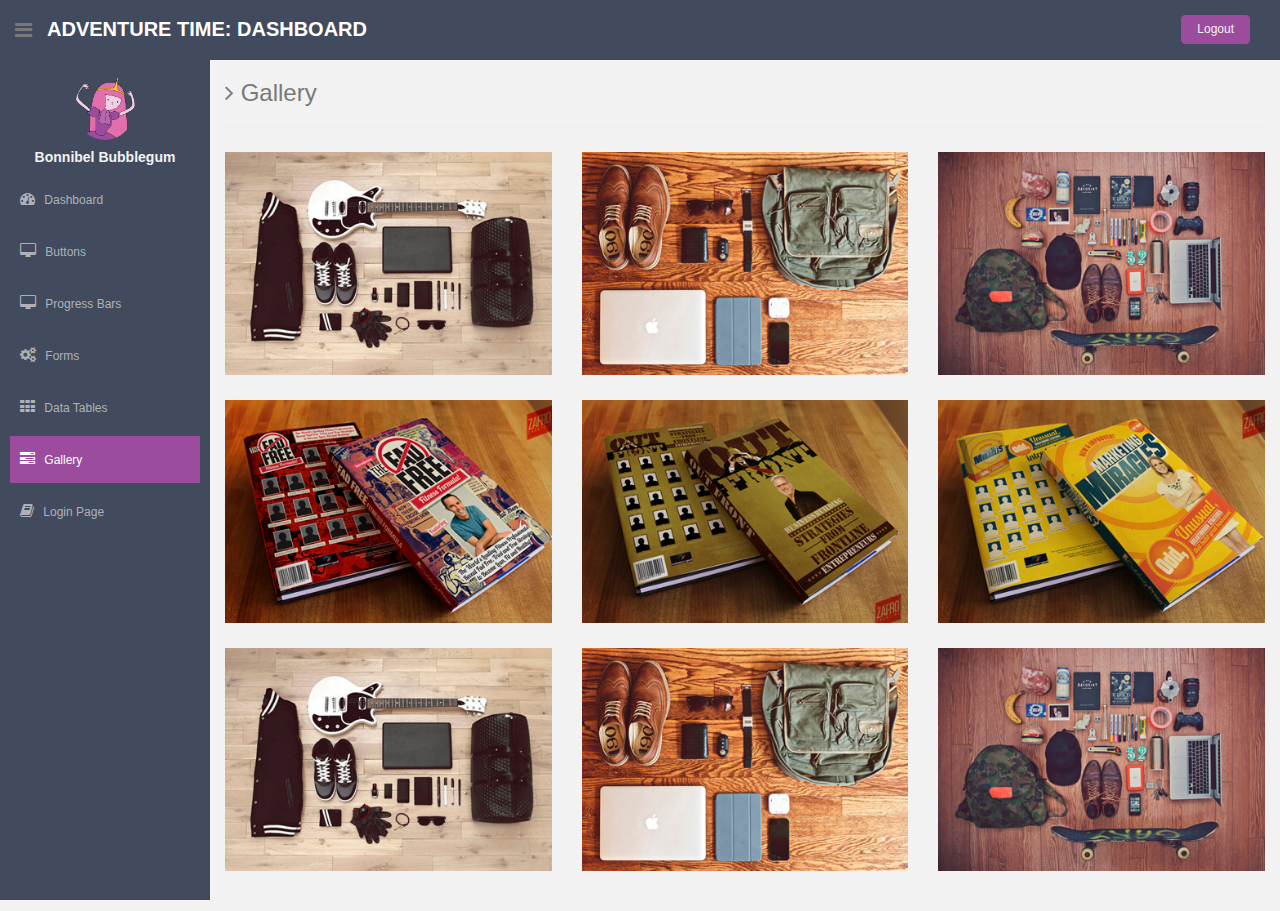
<file: gallery.html>
<!DOCTYPE html>
<html lang="en">
  <head>
    <meta charset="utf-8">
    <meta name="viewport" content="width=device-width, initial-scale=1.0">
    <meta name="description" content="">
    <meta name="author" content="Dashboard">
    <meta name="keyword" content="Dashboard, Bootstrap, Admin, Template, Theme, Responsive, Fluid, Retina">
    <meta name="viewport" content="width=device-width, initial-scale=1">
    <title>Adventure time: Dashboard</title>
    <link rel="stylesheet" href="css/bootstrap.css">
    <link rel="stylesheet" href="css/font-awesome.css">
    <link rel="stylesheet" href="css/lineicons.css">
    <link rel="stylesheet" href="css/adventure-time-theme.css">
   

    <!-- HTML5 shim and Respond.js IE8 support of HTML5 elements and media queries -->
    <!--[if lt IE 9]>
      <script src="https://oss.maxcdn.com/libs/html5shiv/3.7.0/html5shiv.js"></script>
      <script src="https://oss.maxcdn.com/libs/respond.js/1.4.2/respond.min.js"></script>
    <![endif]-->
  </head>

  <body>

  <section id="container" >
      <header class="header black-bg">
        <div class="sidebar-toggle-box">
            <div class="fa fa-bars tooltips" data-placement="right" data-original-title="Toggle Navigation"></div>
        </div>       
        <a href="index.html" class="logo">
          <b class="hidden-xs">ADVENTURE TIME: DASHBOARD</b>
          <b class="visible-xs">ADV.TIME</b>
        </a>
        <div class="top-menu">
          <ul class="nav pull-right top-menu">
            <li><a class="logout" href="login.html">Logout</a></li>
          </ul>
        </div>
      </header>
      <aside>
        <div id="sidebar"  class="nav-collapse ">
          <ul class="sidebar-menu">
            <p class="text-center">
              <a href="profile.html">
                <img src="img/profile_avatar.png" class="img-circle" width="60">
              </a>
            </p>
            <h5 class="text-center">Bonnibel Bubblegum</h5>
            <li class="sub-menu">
              <a href="dashboard.html">
                <i class="fa fa-dashboard"></i>
                <span>Dashboard</span>
              </a>
            </li>
            <li class="sub-menu">
              <a href="buttons.html" >
                <i class="fa fa-desktop"></i>
                <span>Buttons</span>
              </a>
            </li>
            <li class="sub-menu">
              <a href="progress.html" >
                <i class="fa fa-desktop"></i>
                <span>Progress Bars</span>
              </a>
            </li>            
            <li class="sub-menu">
              <a href="form_component.html" >
                <i class="fa fa-cogs"></i>
                <span>Forms</span>
              </a>
            </li>
            <li class="sub-menu">
              <a href="basic_tables.html" >
                <i class="fa fa-th"></i>
                <span>Data Tables</span>
              </a>
            </li>            
            <li class="sub-menu">
              <a class="active" href="gallery.html" >
                <i class="fa fa-tasks"></i>
                <span>Gallery</span>
              </a>
            </li>
            <li class="sub-menu">
              <a href="login.html" >
                <i class="fa fa-book"></i>
                <span>Login Page</span>
              </a>
            </li>            
          </ul>
        </div>
      </aside>
      <!--main content start-->
      <section id="main-content">
        <section class="wrapper site-min-height">
          <h3><i class="fa fa-angle-right"></i> Gallery</h3>
          <hr>
          <div class="row mt">
            <div class="col-lg-4 col-md-4 col-sm-4 col-xs-12 desc">
              <div class="project-wrapper">
                <div class="project">
                  <div class="photo-wrapper">
                    <div class="photo">
                      <a class="fancybox" href="img/portfolio/port04.jpg"><img class="img-responsive" src="img/portfolio/port04.jpg" alt=""></a>
                    </div>
                    <div class="overlay"></div>
                  </div>
                </div>
              </div>
            </div><!-- col-lg-4 -->

            <div class="col-lg-4 col-md-4 col-sm-4 col-xs-12 desc">
              <div class="project-wrapper">
                <div class="project">
                  <div class="photo-wrapper">
                    <div class="photo">
                      <a class="fancybox" href="img/portfolio/port05.jpg"><img class="img-responsive" src="img/portfolio/port05.jpg" alt=""></a>
                    </div>
                    <div class="overlay"></div>
                  </div>
                </div>
              </div>
            </div><!-- col-lg-4 -->

            <div class="col-lg-4 col-md-4 col-sm-4 col-xs-12 desc">
              <div class="project-wrapper">
                <div class="project">
                  <div class="photo-wrapper">
                    <div class="photo">
                      <a class="fancybox" href="img/portfolio/port06.jpg"><img class="img-responsive" src="img/portfolio/port06.jpg" alt=""></a>
                    </div>
                    <div class="overlay"></div>
                  </div>
                </div>
              </div>
            </div><!-- col-lg-4 -->
          </div><!-- /row -->

          <div class="row mt">
            <div class="col-lg-4 col-md-4 col-sm-4 col-xs-12 desc">
              <div class="project-wrapper">
                <div class="project">
                  <div class="photo-wrapper">
                    <div class="photo">
                      <a class="fancybox" href="img/portfolio/port01.jpg"><img class="img-responsive" src="img/portfolio/port01.jpg" alt=""></a>
                    </div>
                    <div class="overlay"></div>
                  </div>
                </div>
              </div>
            </div><!-- col-lg-4 -->

            <div class="col-lg-4 col-md-4 col-sm-4 col-xs-12 desc">
              <div class="project-wrapper">
                <div class="project">
                  <div class="photo-wrapper">
                    <div class="photo">
                      <a class="fancybox" href="img/portfolio/port02.jpg"><img class="img-responsive" src="img/portfolio/port02.jpg" alt=""></a>
                    </div>
                    <div class="overlay"></div>
                  </div>
                </div>
              </div>
            </div><!-- col-lg-4 -->

            <div class="col-lg-4 col-md-4 col-sm-4 col-xs-12 desc">
              <div class="project-wrapper">
                <div class="project">
                  <div class="photo-wrapper">
                    <div class="photo">
                      <a class="fancybox" href="img/portfolio/port03.jpg"><img class="img-responsive" src="img/portfolio/port03.jpg" alt=""></a>
                    </div>
                    <div class="overlay"></div>
                  </div>
                </div>
              </div>
            </div><!-- col-lg-4 -->
          </div><!-- /row -->

          <div class="row mt mb">
            <div class="col-lg-4 col-md-4 col-sm-4 col-xs-12 desc">
              <div class="project-wrapper">
                <div class="project">
                  <div class="photo-wrapper">
                    <div class="photo">
                      <a class="fancybox" href="img/portfolio/port04.jpg"><img class="img-responsive" src="img/portfolio/port04.jpg" alt=""></a>
                    </div>
                    <div class="overlay"></div>
                  </div>
                </div>
              </div>
            </div><!-- col-lg-4 -->

            <div class="col-lg-4 col-md-4 col-sm-4 col-xs-12 desc">
              <div class="project-wrapper">
                <div class="project">
                  <div class="photo-wrapper">
                    <div class="photo">
                      <a class="fancybox" href="img/portfolio/port05.jpg"><img class="img-responsive" src="img/portfolio/port05.jpg" alt=""></a>
                    </div>
                    <div class="overlay"></div>
                  </div>
                </div>
              </div>
            </div><!-- col-lg-4 -->

            <div class="col-lg-4 col-md-4 col-sm-4 col-xs-12 desc">
              <div class="project-wrapper">
                <div class="project">
                  <div class="photo-wrapper">
                    <div class="photo">
                      <a class="fancybox" href="img/portfolio/port06.jpg"><img class="img-responsive" src="img/portfolio/port06.jpg" alt=""></a>
                    </div>
                    <div class="overlay"></div>
                  </div>
                </div>
              </div>
            </div><!-- col-lg-4 -->
          </div><!-- /row -->

          </section><!--/wrapper -->
      </section><!-- /MAIN CONTENT -->
  </section>

    <!-- js placed at the end of the document so the pages load faster -->
    <script src="js/jquery.js"></script>
    <script src="js/bootstrap.min.js"></script>
    <script src="js/common-scripts.js"></script>
  </body>
</html>
</file>
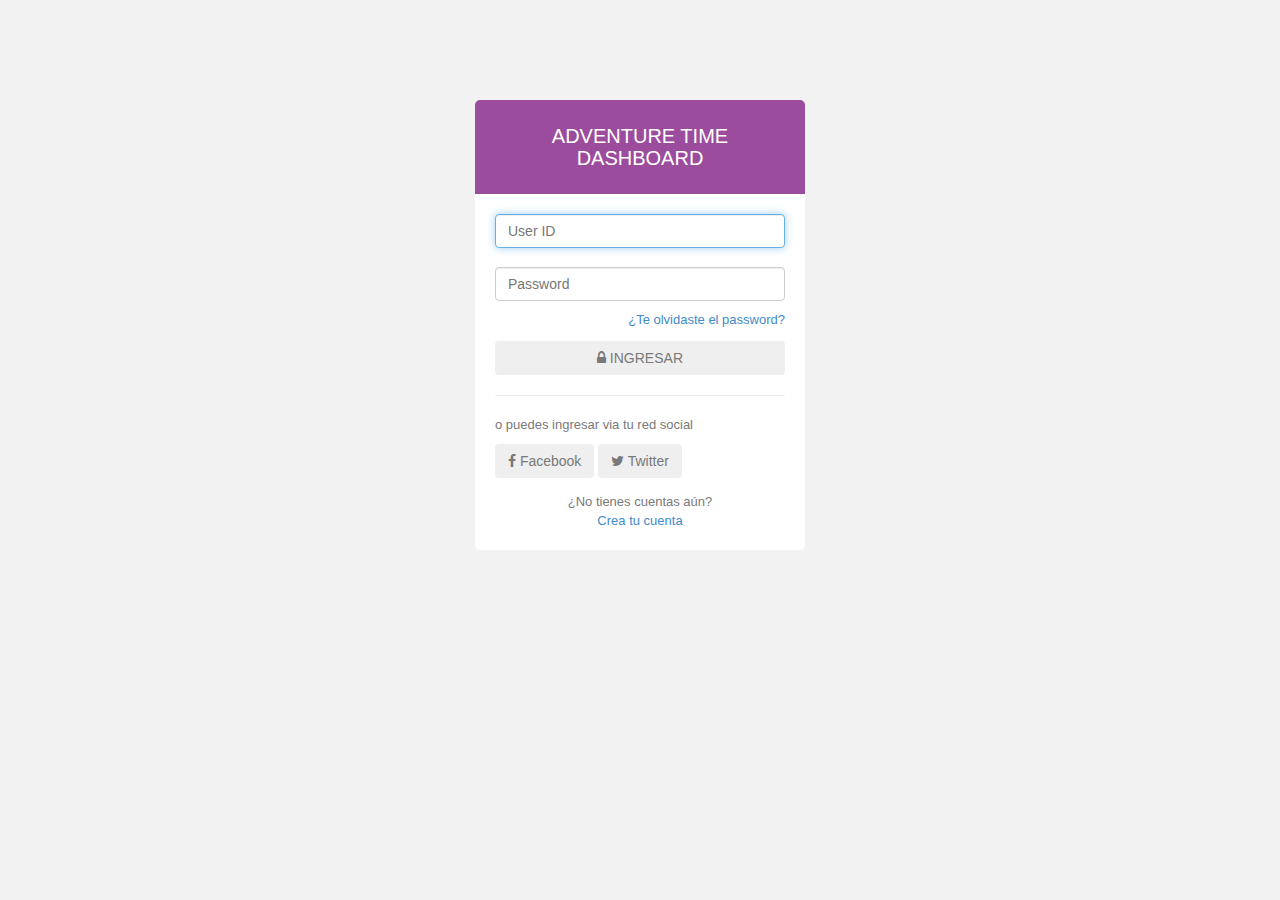
<file: login.html>
<!DOCTYPE html>
<html lang="en">
<head>
	<meta charset="utf-8">
	<meta name="viewport" content="width=device-width, initial-scale=1.0">
	<meta name="description" content="">
	<meta name="author" content="Dashboard">
	<meta name="keyword" content="Dashboard, Bootstrap, Admin, Template, Theme, Responsive, Fluid, Retina">
  <meta name="viewport" content="width=device-width, initial-scale=1">
	<title>Adventure time: Dashboard</title>
  <link rel="stylesheet" href="css/bootstrap.css">
  <link rel="stylesheet" href="css/font-awesome.css">
  <link rel="stylesheet" href="css/lineicons.css">    <link rel="stylesheet" href="css/adventure-time-theme.css">
	

	<!-- HTML5 shim and Respond.js IE8 support of HTML5 elements and media queries -->
    <!--[if lt IE 9]>
      <script src="https://oss.maxcdn.com/libs/html5shiv/3.7.0/html5shiv.js"></script>
      <script src="https://oss.maxcdn.com/libs/respond.js/1.4.2/respond.min.js"></script>
      <![endif]-->
  </head>

  <body>

  	<div id="login-page">
  		<div class="container">

  			<form class="form-login" action="index.html">
  				<h2 class="form-login-heading">Adventure time dashboard</h2>
  				<div class="login-wrap">
  					<input type="text" class="form-control" placeholder="User ID" autofocus>
  					<br>
  					<input type="password" class="form-control" placeholder="Password">
  					<label class="checkbox">
  						<span class="pull-right">
  							<a data-toggle="modal" href="login.html#myModal">¿Te olvidaste el password?</a>

  						</span>
  					</label>
  					<button class="btn btn-theme btn-block" href="dashboard.html" type="submit"><i class="fa fa-lock"></i> INGRESAR</button>
  					<hr>

  					<div class="login-social-link centered">
  						<p>o puedes ingresar via tu red social</p>
  						<button class="btn btn-facebook" type="submit"><i class="fa fa-facebook"></i> Facebook</button>
  						<button class="btn btn-twitter" type="submit"><i class="fa fa-twitter"></i> Twitter</button>
  					</div>
  					<div class="registration">
  						¿No tienes cuentas aún?<br/>
  						<a class="" href="#">
  							Crea tu cuenta
  						</a>
  					</div>

  				</div>

  				<!-- Modal -->
  				<div aria-hidden="true" aria-labelledby="myModalLabel" role="dialog" tabindex="-1" id="myModal" class="modal fade">
  					<div class="modal-dialog">
  						<div class="modal-content">
  							<div class="modal-header">
  								<button type="button" class="close" data-dismiss="modal" aria-hidden="true">&times;</button>
  								<h4 class="modal-title">¿Te olvidaste el password?</h4>
  							</div>
  							<div class="modal-body">
  								<p>Ingresa tu email para recuperar tu contraseña.</p>
  								<input type="text" name="email" placeholder="Email" autocomplete="off" class="form-control placeholder-no-fix">

  							</div>
  							<div class="modal-footer">
  								<button data-dismiss="modal" class="btn btn-default" type="button">Cancelar</button>
  								<button class="btn btn-theme" type="button">Enviar</button>
  							</div>
  						</div>
  					</div>
  				</div>
  				<!-- modal -->

  			</form>	  	

  		</div>
  	</div>

  	<!-- js placed at the end of the document so the pages load faster -->
  	<script src="js/jquery.js"></script>
  	<script src="js/bootstrap.min.js"></script>
  </body>
</html>
</file>
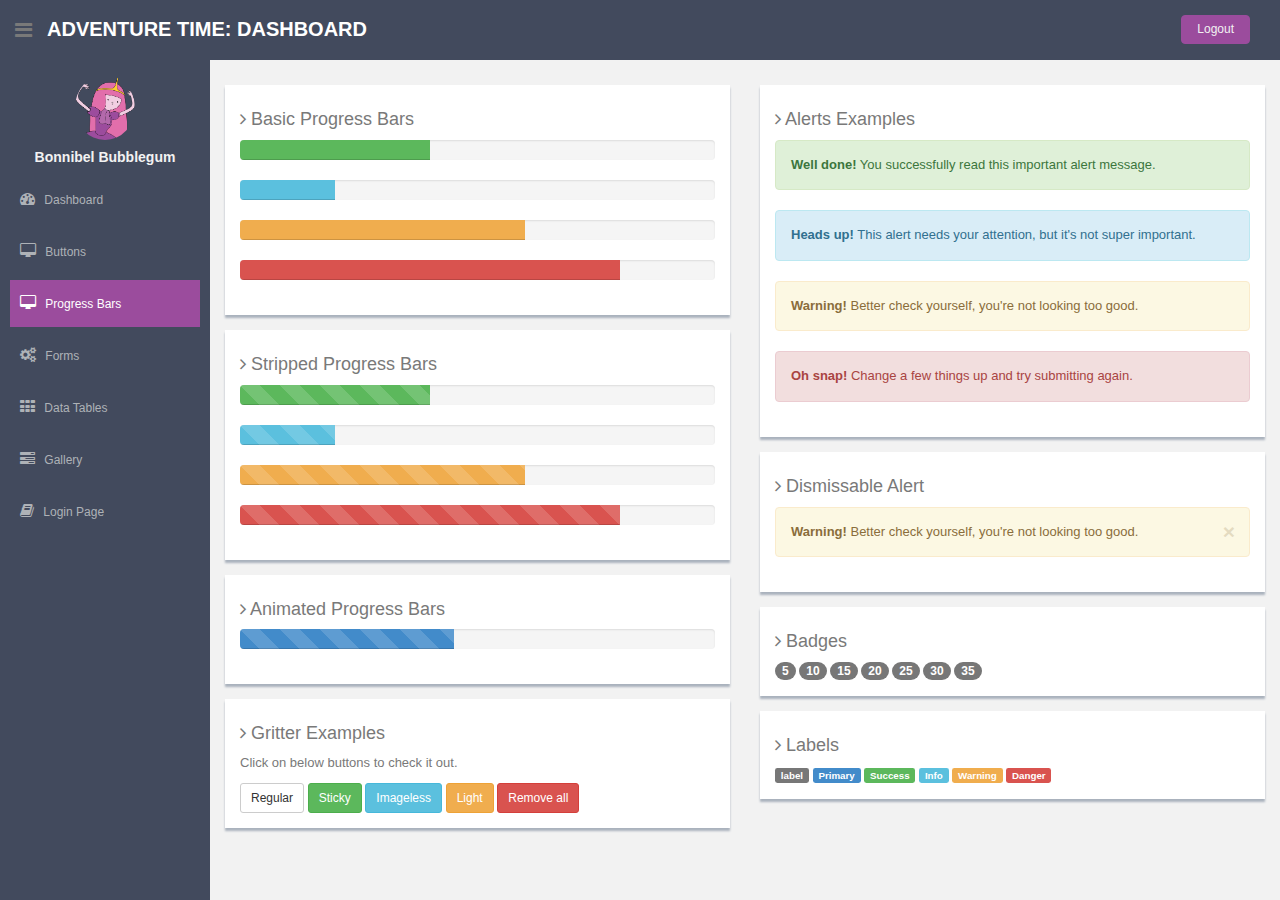
<file: progress.html>
<!DOCTYPE html>
<html lang="en">
  <head>
    <meta charset="utf-8">
    <meta name="viewport" content="width=device-width, initial-scale=1.0">
    <meta name="description" content="">
    <meta name="author" content="Dashboard">
    <meta name="keyword" content="Dashboard, Bootstrap, Admin, Template, Theme, Responsive, Fluid, Retina">
    <meta name="viewport" content="width=device-width, initial-scale=1">
    <title>Adventure time: Dashboard</title>
    <link rel="stylesheet" href="css/bootstrap.css">
    <link rel="stylesheet" href="css/font-awesome.css">
    <link rel="stylesheet" href="css/lineicons.css">
    <link rel="stylesheet" href="css/adventure-time-theme.css">
    

    <!-- HTML5 shim and Respond.js IE8 support of HTML5 elements and media queries -->
    <!--[if lt IE 9]>
      <script src="https://oss.maxcdn.com/libs/html5shiv/3.7.0/html5shiv.js"></script>
      <script src="https://oss.maxcdn.com/libs/respond.js/1.4.2/respond.min.js"></script>
    <![endif]-->
  </head>

  <body>

  <section id="container" >
      <header class="header black-bg">
        <div class="sidebar-toggle-box">
            <div class="fa fa-bars tooltips" data-placement="right" data-original-title="Toggle Navigation"></div>
        </div>       
        <a href="index.html" class="logo">
          <b class="hidden-xs">ADVENTURE TIME: DASHBOARD</b>
          <b class="visible-xs">ADV.TIME</b>
        </a>
        <div class="top-menu">
          <ul class="nav pull-right top-menu">
            <li><a class="logout" href="login.html">Logout</a></li>
          </ul>
        </div>
      </header>
      <aside>
        <div id="sidebar"  class="nav-collapse ">
          <ul class="sidebar-menu">
            <p class="text-center">
              <a href="profile.html">
                <img src="img/profile_avatar.png" class="img-circle" width="60">
              </a>
            </p>
            <h5 class="text-center">Bonnibel Bubblegum</h5>
            <li class="sub-menu">
              <a href="dashboard.html">
                <i class="fa fa-dashboard"></i>
                <span>Dashboard</span>
              </a>
            </li>
            <li class="sub-menu">
              <a href="buttons.html" >
                <i class="fa fa-desktop"></i>
                <span>Buttons</span>
              </a>
            </li>
            <li class="sub-menu">
              <a class="active" href="progress.html" >
                <i class="fa fa-desktop"></i>
                <span>Progress Bars</span>
              </a>
            </li>            
            <li class="sub-menu">
              <a href="form_component.html" >
                <i class="fa fa-cogs"></i>
                <span>Forms</span>
              </a>
            </li>
            <li class="sub-menu">
              <a href="basic_tables.html" >
                <i class="fa fa-th"></i>
                <span>Data Tables</span>
              </a>
            </li>            
            <li class="sub-menu">
              <a href="gallery.html" >
                <i class="fa fa-tasks"></i>
                <span>Gallery</span>
              </a>
            </li>
            <li class="sub-menu">
              <a href="login.html" >
                <i class="fa fa-book"></i>
                <span>Login Page</span>
              </a>
            </li>            
          </ul>
        </div>
      </aside>
      <!--main content start-->
      <section id="main-content">
          <section class="wrapper">
          <div class="row mt">
            <div class="col-lg-6 col-md-6 col-sm-12">
              <!-- BASIC PROGRESS BARS -->
              <div class="showback">
                <h4><i class="fa fa-angle-right"></i> Basic Progress Bars</h4>
                <div class="progress">
              <div class="progress-bar progress-bar-success" role="progressbar" aria-valuenow="40" aria-valuemin="0" aria-valuemax="100" style="width: 40%">
                <span class="sr-only">40% Complete (success)</span>
              </div>
            </div>
            <div class="progress">
              <div class="progress-bar progress-bar-info" role="progressbar" aria-valuenow="20" aria-valuemin="0" aria-valuemax="100" style="width: 20%">
                <span class="sr-only">20% Complete</span>
              </div>
            </div>
            <div class="progress">
              <div class="progress-bar progress-bar-warning" role="progressbar" aria-valuenow="60" aria-valuemin="0" aria-valuemax="100" style="width: 60%">
                <span class="sr-only">60% Complete (warning)</span>
              </div>
            </div>
            <div class="progress">
              <div class="progress-bar progress-bar-danger" role="progressbar" aria-valuenow="80" aria-valuemin="0" aria-valuemax="100" style="width: 80%">
                <span class="sr-only">80% Complete</span>
              </div>
            </div>
              </div><!--/showback -->
              
              <!-- STRIPPED PROGRESS BARS -->
              <div class="showback">
                <h4><i class="fa fa-angle-right"></i> Stripped Progress Bars</h4>
            <div class="progress progress-striped">
              <div class="progress-bar progress-bar-success" role="progressbar" aria-valuenow="40" aria-valuemin="0" aria-valuemax="100" style="width: 40%">
                <span class="sr-only">40% Complete (success)</span>
              </div>
            </div>
            <div class="progress progress-striped">
              <div class="progress-bar progress-bar-info" role="progressbar" aria-valuenow="20" aria-valuemin="0" aria-valuemax="100" style="width: 20%">
                <span class="sr-only">20% Complete</span>
              </div>
            </div>
            <div class="progress progress-striped">
              <div class="progress-bar progress-bar-warning" role="progressbar" aria-valuenow="60" aria-valuemin="0" aria-valuemax="100" style="width: 60%">
                <span class="sr-only">60% Complete (warning)</span>
              </div>
            </div>
            <div class="progress progress-striped">
              <div class="progress-bar progress-bar-danger" role="progressbar" aria-valuenow="80" aria-valuemin="0" aria-valuemax="100" style="width: 80%">
                <span class="sr-only">80% Complete (danger)</span>
              </div>
            </div>              
          </div><!-- /showback -->
          
              <!-- ANIMATED PROGRESS BARS -->
              <div class="showback">
                <h4><i class="fa fa-angle-right"></i> Animated Progress Bars</h4>
                <div class="progress progress-striped active">
              <div class="progress-bar"  role="progressbar" aria-valuenow="45" aria-valuemin="0" aria-valuemax="100" style="width: 45%">
                <span class="sr-only">45% Complete</span>
              </div>
            </div>
              </div><!-- /showback -->
              
              <!-- GRITTER NOTICES -->
              <div class="showback">
                <h4><i class="fa fa-angle-right"></i> Gritter Examples</h4>
              <p>Click on below buttons to check it out.</p>
              <a id="add-regular" class="btn btn-default btn-sm" href="javascript:;">Regular</a>
              <a id="add-sticky" class="btn btn-success  btn-sm" href="javascript:;">Sticky</a>
              <a id="add-without-image" class="btn btn-info  btn-sm" href="javascript:;">Imageless</a>
              <a id="add-gritter-light" class="btn btn-warning  btn-sm" href="javascript:;">Light</a>
              <a id="remove-all" class="btn btn-danger  btn-sm" href="general.html#">Remove all</a>
              </div><!-- /showback -->
              
            </div><!--/col-lg-6 -->
            
            
            <div class="col-lg-6 col-md-6 col-sm-12">
              <!-- ALERTS EXAMPLES -->
              <div class="showback">
                <h4><i class="fa fa-angle-right"></i> Alerts Examples</h4>
              <div class="alert alert-success"><b>Well done!</b> You successfully read this important alert message.</div>
              <div class="alert alert-info"><b>Heads up!</b> This alert needs your attention, but it's not super important.</div>
              <div class="alert alert-warning"><b>Warning!</b> Better check yourself, you're not looking too good.</div>
              <div class="alert alert-danger"><b>Oh snap!</b> Change a few things up and try submitting again.</div>              
              </div><!-- /showback -->
              
              <!-- DISMISSABLE ALERT -->
              <div class="showback">
                <h4><i class="fa fa-angle-right"></i> Dismissable Alert</h4>
            <div class="alert alert-warning alert-dismissable">
              <button type="button" class="close" data-dismiss="alert" aria-hidden="true">&times;</button>
              <strong>Warning!</strong> Better check yourself, you're not looking too good.
            </div>              
              </div><!-- /showback -->
              
              <!-- BADGES -->
              <div class="showback">
                <h4><i class="fa fa-angle-right"></i> Badges</h4>
            <span class="badge">5</span>
            <span class="badge bg-primary">10</span>
            <span class="badge bg-success">15</span>
            <span class="badge bg-info">20</span>
            <span class="badge bg-inverse">25</span>
            <span class="badge bg-warning">30</span>
            <span class="badge bg-important">35</span>
              </div><!-- /showback -->
              
              <!-- LABELS -->
              <div class="showback">
                <h4><i class="fa fa-angle-right"></i> Labels</h4>
              <span class="label label-default">label</span>
              <span class="label label-primary">Primary</span>
              <span class="label label-success">Success</span>
              <span class="label label-info">Info</span>
              <span class="label label-warning">Warning</span>
              <span class="label label-danger">Danger</span>
                    </div><!-- /showback -->
            
            </div><!-- /col-lg-6 -->
            
          </div><!--/ row -->
          </section><!--/wrapper -->
      </section>
  </section>

    <!-- js placed at the end of the document so the pages load faster -->
    <script src="js/jquery.js"></script>
    <script src="js/bootstrap.min.js"></script>
    <script src="js/common-scripts.js"></script>
  </body>
</html>
</file>
<file: css/adventure-time-theme.css>
/*No tocar este codigo*/ 
.sidebar-closed > #sidebar > ul {
    display: none;
}

.sidebar-closed #main-content {
    margin-left: 0px;
}

.sidebar-closed #sidebar {
    margin-left: -180px;
}


/* Import fonts */
@import url(http://fonts.googleapis.com/css?family=Ruda:400,700,900);

/* BASIC THEME CONFIGURATION */
body {
    color: #797979;
	background: #f2f2f2;
    font-family: 'Ruda', sans-serif;
    padding: 0px !important;
    margin: 0px !important;
    font-size:13px;
}

ul li {
    list-style: none;
}

a, a:hover, a:focus {
    text-decoration: none;
    outline: none;
}
::selection {

    background: #E26EAB;
    color: #fff;
}

#container {
    width: 100%;
    height: 100%;
}

/* BModifications */
.modal-header {
	background: #9B4C9D;
}

.modal-title {
	color: white;
}

.btn-round {
	border-radius: 20px;
}

.accordion-heading .accordion-toggle {
	display: block;
	cursor: pointer;
	border-top: 1px solid #F5F5F5;
	padding: 5px 0px;
	line-height: 28.75px;
	text-transform: uppercase;
	color: #1a1a1a;
	background-color: #ffffff;
	outline: none !important;
	text-decoration: none;
}	

/*Backgrounds*/

.bg-theme {
	background-color: #9B4C9D;
}

/*util*/


.mt {
	margin-top: 25px;
}

.mb {
	margin-bottom: 25px;
}

.ml {
	margin-left: 5px;
	}

.no-padding {
	padding: 0 !important;
}

.no-margin {
	margin: 0 !important;
}



.bg-theme {
	background-color: #6ADCF4;
}

ul.top-menu > li > .logout {
	color: #f2f2f2;
	font-size: 12px;
	border-radius: 4px;
	border: 1px solid #9B4C9D !important;
	padding: 5px 15px;
	margin-right: 15px;
	background: #9B4C9D;
	margin-top: 15px;
}


/*sidebar navigation*/

#sidebar {
    width: 210px;
    height: 100%;
    position: fixed;
    background: #424a5d;
}

#sidebar h5 {
	color: #f2f2f2;
	font-weight: 700;
}

#sidebar ul li {
    position: relative;
}

#sidebar .sub-menu > .sub li  {
    padding-left: 32px;
}

#sidebar .sub-menu > .sub li:last-child {
    padding-bottom: 10px;
}
.nav-collapse.collapse {
    display: inline;
}

ul.sidebar-menu , ul.sidebar-menu li ul.sub{
    margin: -2px 0 0;
    padding: 0;
}

ul.sidebar-menu {
    margin-top: 75px;
}

#sidebar > ul > li > ul.sub {
    display: none;
}

#sidebar > ul > li.active > ul.sub, #sidebar > ul > li > ul.sub > li > a {
    display: block;
}

ul.sidebar-menu li ul.sub li{
    background: #424a5d;
    margin-bottom: 0;
    margin-left: 0;
    margin-right: 0;
}

ul.sidebar-menu li ul.sub li:last-child{
    border-radius: 0 0 4px 4px;
}

ul.sidebar-menu li ul.sub li a {
    font-size: 12px;
    padding: 6px 0;
    line-height: 35px;
    height: 35px;
    color: #aeb2b7;
}

ul.sidebar-menu li ul.sub li a:hover {
	color: white;
	background: transparent;
}

ul.sidebar-menu li ul.sub li.active a {
    color: #9B4C9D;
    display: block;
}

ul.sidebar-menu li{
    margin-bottom: 5px;
    margin-left:10px;
    margin-right:10px;
}

ul.sidebar-menu li.sub-menu{
    line-height: 15px;
}

ul.sidebar-menu li a span{
    display: inline-block;
}

ul.sidebar-menu li a{
    color: #aeb2b7;
    text-decoration: none;
    display: block;
    padding: 15px 0 15px 10px;
    font-size: 12px;
    outline: none;
    transition: all 0.3s ease;
}

ul.sidebar-menu li a.active, ul.sidebar-menu li a:hover, ul.sidebar-menu li a:focus {
    background: #9B4C9D;
    color: #fff;
    display: block;
}
ul.sidebar-menu li a i {
    font-size: 15px;
    padding-right: 6px;
}

ul.sidebar-menu li a:hover i, ul.sidebar-menu li a:focus i {
    color: #fff;
}

ul.sidebar-menu li a.active i {
    color: #fff;
}
/* MAIN CONTENT CONFIGURATION */
#main-content {
    margin-left: 210px;
}

.header, .footer {
    min-height: 60px;
    padding: 0 15px;
}

.header {
    position: fixed;
    left: 0;
    right: 0;
    z-index: 1002;
}

.black-bg {
    background: #424A5D;
    border-bottom: 1px solid #424A5D;
}

.wrapper {
    display: inline-block;
    margin-top: 60px;
    padding-left: 15px;
    padding-right: 15px;
    padding-bottom: 15px;
    padding-top: 0px;
    width: 100%;
}

a.logo {
    font-size: 20px;
    color: #ffffff;
    float: left;
    margin-top: 15px;
    text-transform: uppercase;
}

a.logo b {
    font-weight: 900;
}

a.logo:hover, a.logo:focus {
    text-decoration: none;
    outline: none;
}

a.logo span {
    color: #9B4C9D;
}
/*--sidebar---*/

.sidebar-toggle-box {
    float: left;
    padding-right: 15px;
    margin-top: 20px;
}

.sidebar-toggle-box .fa-bars {
    cursor: pointer;
    display: inline-block;
    font-size: 20px;
}


.sidebar-closed > #sidebar > ul {
    display: none;
}

.sidebar-closed #main-content {
    margin-left: 0px;
}

.sidebar-closed #sidebar {
    margin-left: -180px;
}
/* Dashy*/

.ds {
	background: #ffffff;
	padding-top: 20px;
}
.ds h4 {
	font-size: 14px;
	font-weight: 700;
}
.ds h3 {
	color: #ffffff;
	font-size: 16px;
	padding: 0 10px;
	line-height: 60px;
	height: 60px;
	margin: 0;
	background: #9B4C9D;
	text-align: center;
}
.ds i {
	font-size: 12px;
	line-height: 16px;
}
.ds .desc {
	border-bottom: 1px solid #eaeaea;
	display: inline-block;
	padding: 15px 0;
	width: 100%;
}
.ds .desc:hover {
	background: #f2f2f2;
}
.ds .thumb {
	width: 30px;
	margin: 0 10px 0 20px;
	display: block;
	float: left;
}
.ds .details {
	width: 170px;
	float: left;
}
.ds > .desc p {
	font-size: 11px;
}
.ds p > muted {
	font-size: 9px;
	text-transform: uppercase;
	font-style: italic;
	color: #666666
}
.ds a {
	color: #424A5D;
}
/* LINE ICONS CONFIGURATION */

.mtbox {
	margin-top: 80px;
	margin-bottom: 40px;
}
.box1 {
	padding: 15px;
	text-align: center;
	color: #989898;
	border-bottom: 1px solid #989898;
}
.box1 span {
	font-size: 50px;
}
.box1 h3 {
	text-align: center;
}
.box0:hover .box1 {
	border-bottom: 1px solid #ffffff;
}
.box0 p {
	text-align: center;
	font-size: 12px;
	color: #f2f2f2;
}
.box0:hover p {
	color: #ff865c;
}
.box0:hover {
	background: #ffffff;
	box-shadow: 0 2px 1px rgba(0, 0, 0, 0.2);
}

/* MAIN CHART CONFIGURATION */
.main-chart {
	padding-top: 20px;
}

/*Content Panel*/
.content-panel {
	background: #ffffff;
	box-shadow: 0px 3px 2px #aab2bd;
	padding-top: 15px;
	padding-bottom: 5px;
}
.content-panel h4 {
	margin-left: 10px;
}


/* showcase background */
.showback {
	background: #ffffff;
	padding: 15px;
	margin-bottom: 15px;
	box-shadow: 0px 3px 2px #aab2bd;
}

/* Gallery Configuration */
.photo-wrapper {
  display: block;
  position: relative;
  overflow: hidden;
  background-color: #9B4C9D;
}

.project:hover .photo-wrapper {
  background-color: #9B4C9D;
	background-image:url(../img/zoom.png);
	background-repeat:no-repeat;
	background-position:center;
	top: 0;
	bottom: 0;
	left: 0;
	right: 0;
	position: relative;
}
.project:hover .photo {
  opacity: 10;
  filter: alpha(opacity=4000);
  opacity: 0.1;
  filter: alpha(opacity=40);
}

/* FORMS CONFIGURATION */
.form-panel {
	background: #ffffff;
	margin: 10px;
	padding: 10px;
	box-shadow: 0px 3px 2px #aab2bd;
	text-align: left;
}

label {
	font-weight: 400;
}

.form-horizontal.style-form .form-group {
	border-bottom: 1px solid #eff2f7;
	padding-bottom: 15px;
	margin-bottom: 15px;
}

.round-form {
	border-radius: 500px;
}

@media (min-width: 768px) {
		.form-horizontal .control-label {
		text-align: left;
	}
}

#focusedInput {
	border: 1px solid #ed5565;
	box-shadow: none;
}

.add-on {
	float: right;
	margin-top: -37px;
	padding: 3px;
	text-align: center;
}

.add-on .btn {
	height: 34px;
}


/*LOGIN CONFIGURATION PAGE*/
.form-login {
	max-width: 330px;
	margin: 100px auto 0;
	background: #fff;
	border-radius: 5px;
}

.form-login h2.form-login-heading {
	margin: 0;
	padding: 25px 20px;
	text-align: center;
	background: #9B4C9D;
	border-radius: 5px 5px 0 0;
	color: #fff;
	font-size: 20px;
	text-transform: uppercase;
	font-weight: 300;
}
.login-wrap {
	padding: 20px;
}
.login-wrap .registration {
	text-align: center;
}
.login-social-link {
	display: block;
	margin-top: 20px;
	margin-bottom: 15px;
}
</file>
